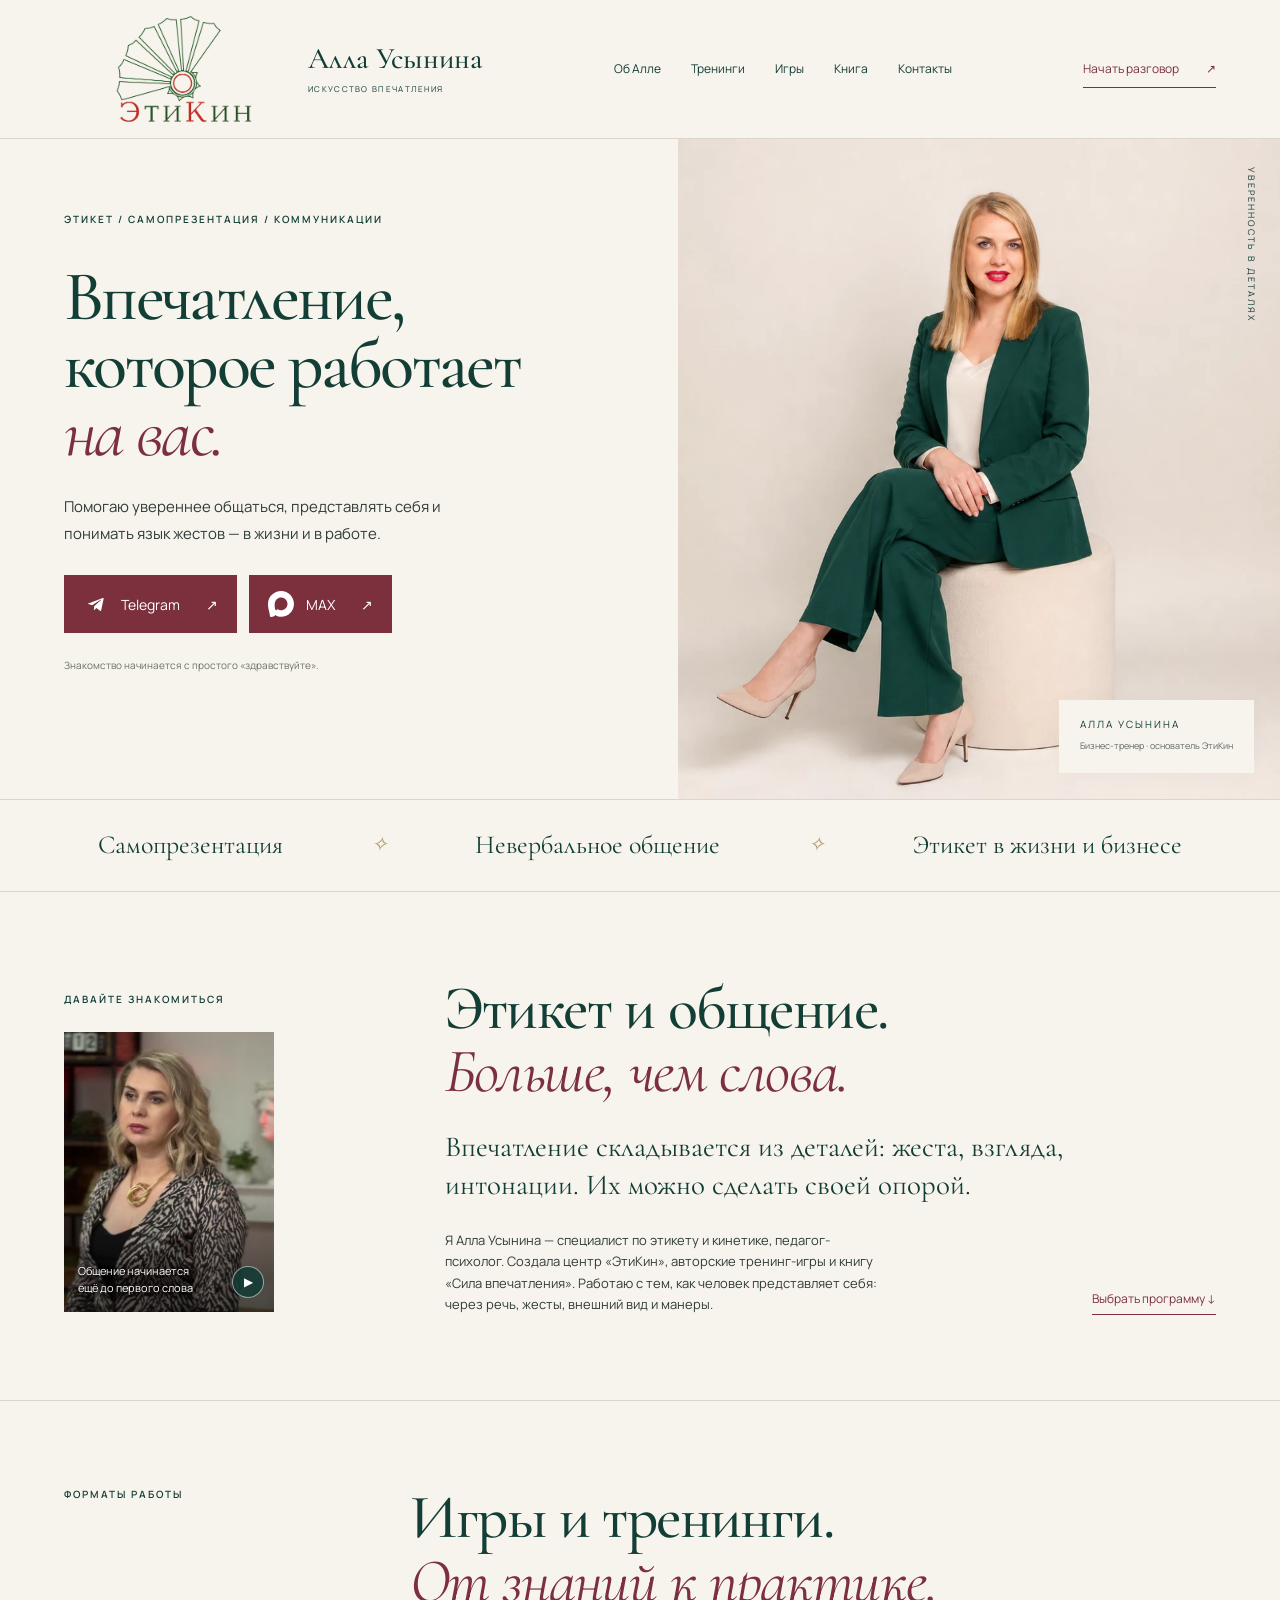
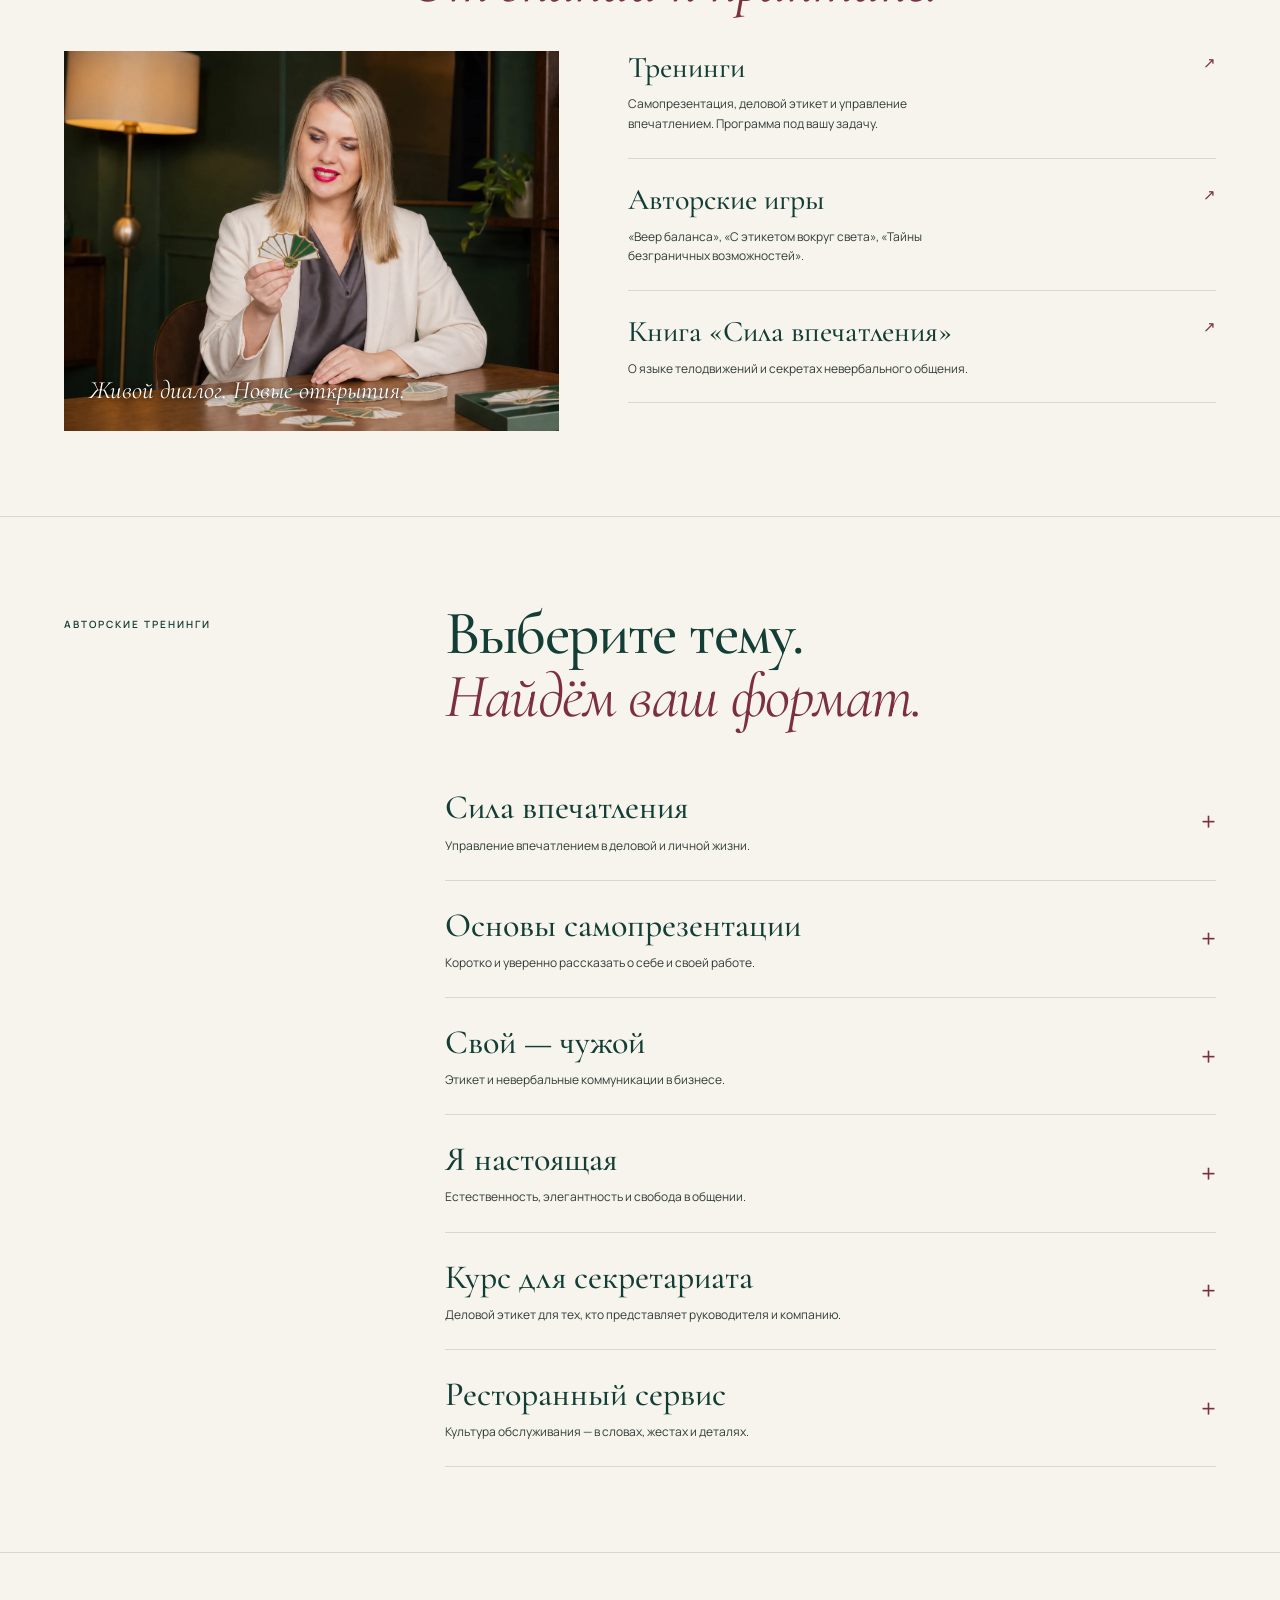
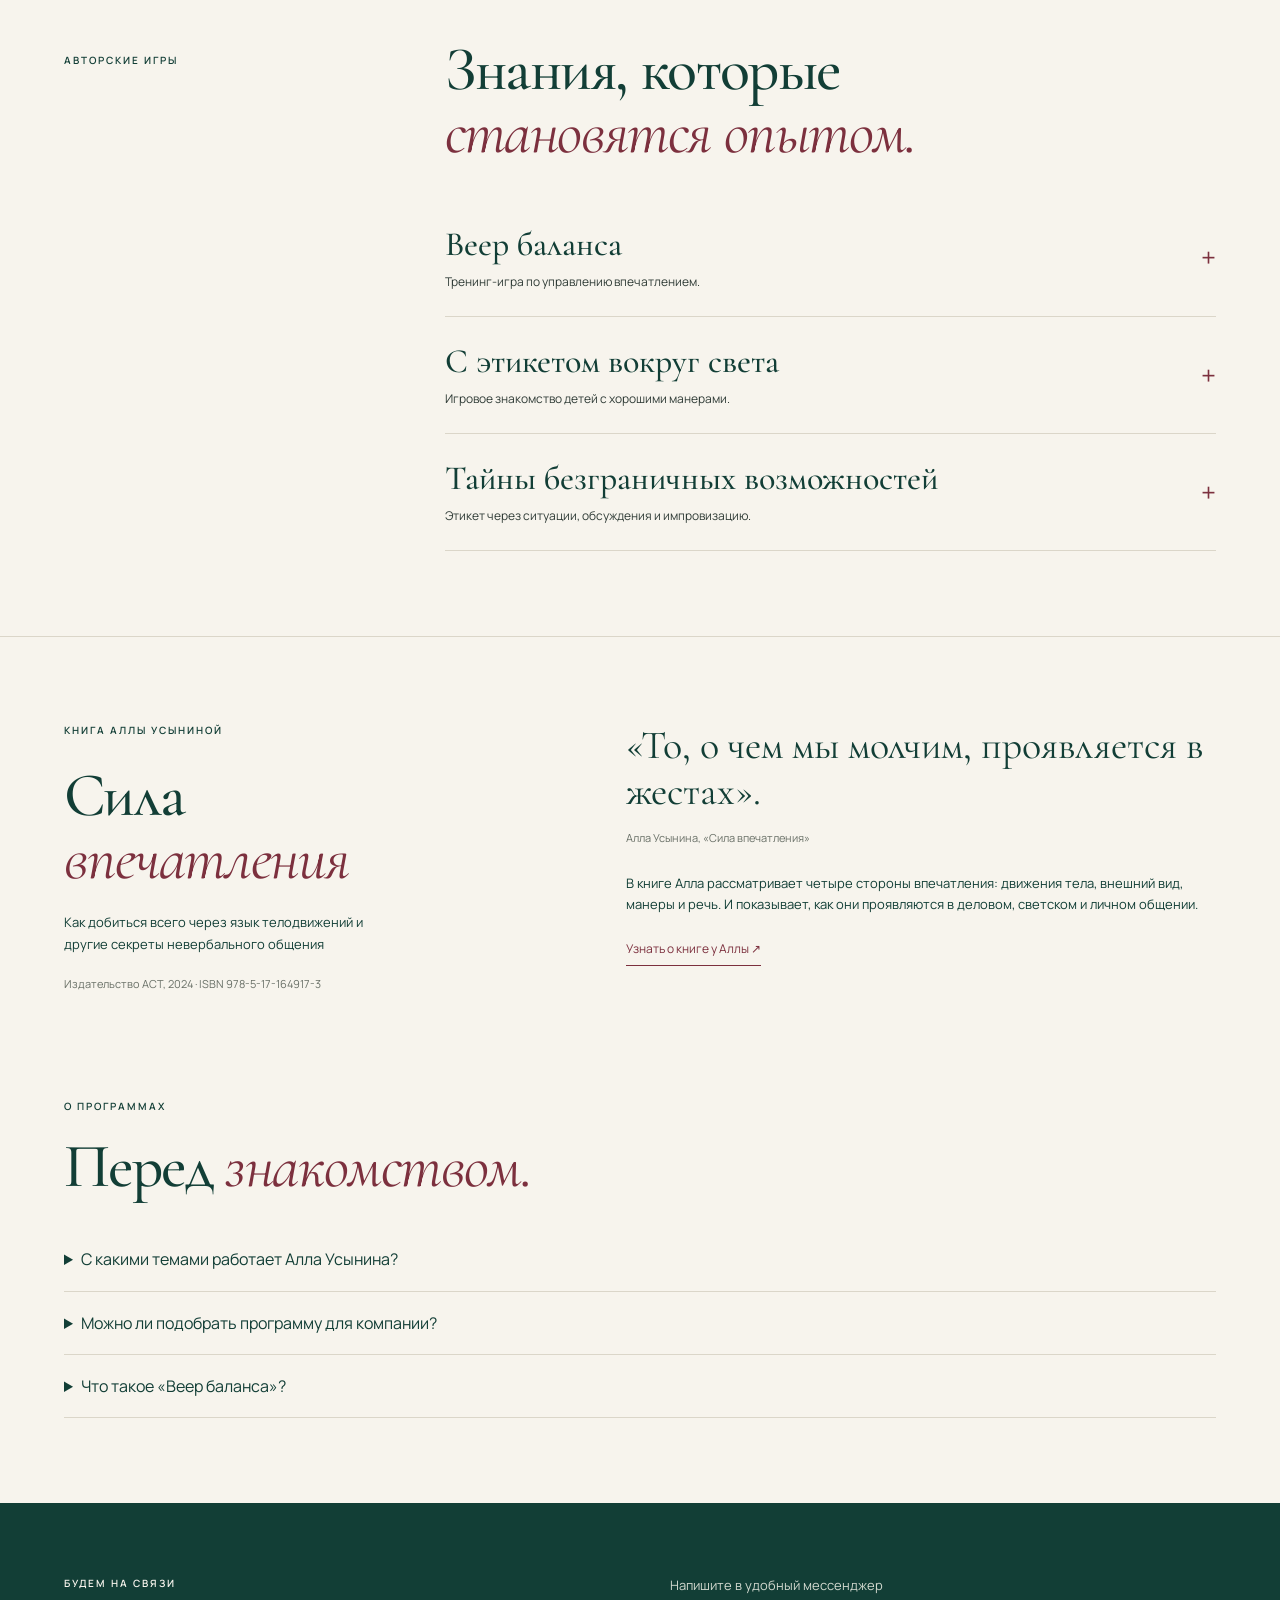
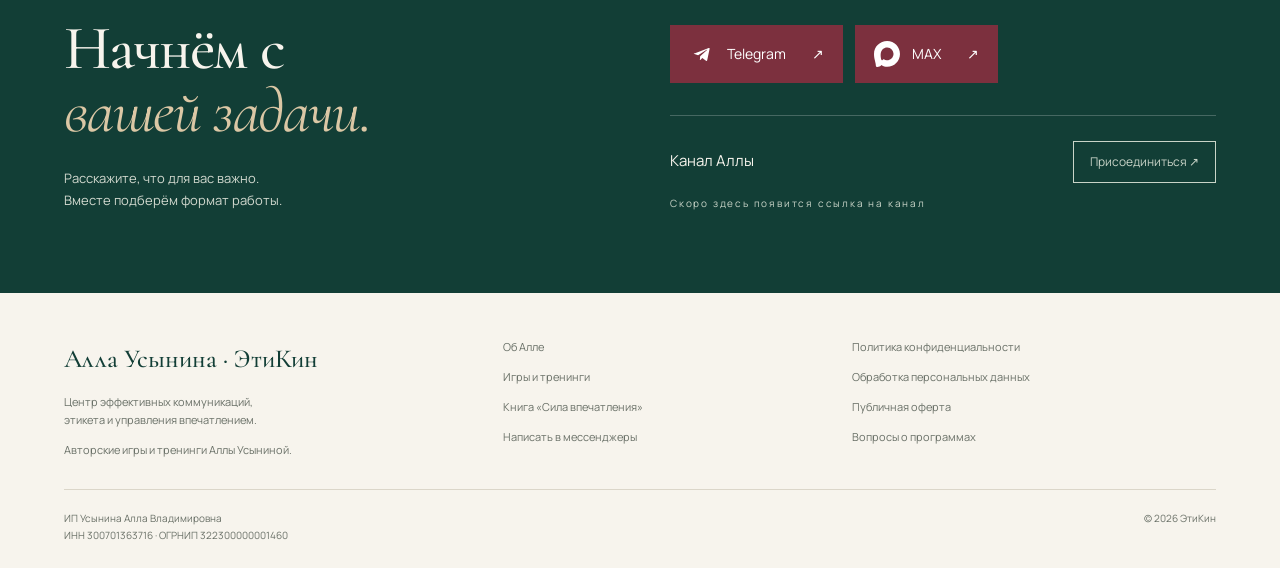
<file: index.html>
<!doctype html>
<html lang="ru"><head><meta charset="utf-8"><meta name="viewport" content="width=device-width,initial-scale=1"><title>Алла Усынина — этикет, самопрезентация и тренинги | ЭтиКин</title><meta name="description" content="Тренинги по этикету, самопрезентации и невербальному общению с Аллой Усыниной. Авторские игры и книга «Сила впечатления». Обсудите программу в Telegram или MAX."><meta name="theme-color" content="#123e36"><link rel="stylesheet" href="style.css?v=6"><link rel="icon" href="assets/etikin-logo.png?v=3" type="image/png"><link rel="canonical" href="https://kiri-diana-max.github.io/alla-etikin/"><meta name="robots" content="index,follow,max-image-preview:large"><meta property="og:type" content="website"><meta property="og:locale" content="ru_RU"><meta property="og:title" content="Алла Усынина — этикет, самопрезентация и тренинги | ЭтиКин"><meta property="og:description" content="Тренинги по этикету, самопрезентации и невербальному общению с Аллой Усыниной. Авторские игры и книга «Сила впечатления». Обсудите программу в Telegram или MAX."><meta property="og:url" content="https://kiri-diana-max.github.io/alla-etikin/"><meta property="og:image" content="https://kiri-diana-max.github.io/alla-etikin/assets/alla.webp"><meta name="twitter:card" content="summary_large_image"><script type="application/ld+json">{"@context": "https://schema.org", "@graph": [{"@type": "Person", "@id": "https://kiri-diana-max.github.io/alla-etikin/#alla", "name": "Алла Усынина", "jobTitle": "Бизнес-тренер, специалист по этикету и кинетике", "description": "Педагог-психолог, создатель центра «ЭтиКин», автор тренинг-игр и книги «Сила впечатления».", "knowsAbout": ["Этикет", "Самопрезентация", "Невербальные коммуникации", "Управление впечатлением"], "image": "https://kiri-diana-max.github.io/alla-etikin/assets/alla.webp", "url": "https://kiri-diana-max.github.io/alla-etikin/", "sameAs": ["https://t.me/Alla_etikin", "https://max.ru/u/f9LHodD0cOIBJWiWiJcePceQh9EwMKopaUROqwRnHMU4LTcneVL6uCC_mKE"], "worksFor": {"@id": "https://kiri-diana-max.github.io/alla-etikin/#etikin"}}, {"@type": "Organization", "@id": "https://kiri-diana-max.github.io/alla-etikin/#etikin", "name": "ЭтиКин", "legalName": "ИП Усынина Алла Владимировна", "taxID": "300701363716", "identifier": {"@type": "PropertyValue", "propertyID": "ОГРНИП", "value": "322300000001460"}, "description": "Центр эффективных коммуникаций, этикета и управления впечатлением", "url": "https://kiri-diana-max.github.io/alla-etikin/", "logo": "https://kiri-diana-max.github.io/alla-etikin/assets/etikin-logo-original.png", "founder": {"@id": "https://kiri-diana-max.github.io/alla-etikin/#alla"}}, {"@type": "WebSite", "@id": "https://kiri-diana-max.github.io/alla-etikin/#website", "name": "Алла Усынина · ЭтиКин", "url": "https://kiri-diana-max.github.io/alla-etikin/", "inLanguage": "ru", "publisher": {"@id": "https://kiri-diana-max.github.io/alla-etikin/#etikin"}}, {"@type": "WebPage", "@id": "https://kiri-diana-max.github.io/alla-etikin/#webpage", "url": "https://kiri-diana-max.github.io/alla-etikin/", "name": "Алла Усынина — этикет, самопрезентация и тренинги | ЭтиКин", "description": "Тренинги по этикету, самопрезентации и невербальному общению с Аллой Усыниной. Авторские игры и книга «Сила впечатления». Обсудите программу в Telegram или MAX.", "inLanguage": "ru", "isPartOf": {"@id": "https://kiri-diana-max.github.io/alla-etikin/#website"}, "about": [{"@id": "https://kiri-diana-max.github.io/alla-etikin/#alla"}, {"@id": "https://kiri-diana-max.github.io/alla-etikin/#etikin"}], "mentions": {"@id": "https://kiri-diana-max.github.io/alla-etikin/#book"}}, {"@type": "Book", "@id": "https://kiri-diana-max.github.io/alla-etikin/#book", "name": "Сила впечатления. Как добиться всего через язык телодвижений и другие секреты невербального общения", "author": {"@id": "https://kiri-diana-max.github.io/alla-etikin/#alla"}, "isbn": "978-5-17-164917-3", "datePublished": "2024", "inLanguage": "ru", "publisher": {"@type": "Organization", "name": "Издательство АСТ"}}, {"@type": "Service", "@id": "https://kiri-diana-max.github.io/alla-etikin/#impression", "name": "Сила впечатления", "serviceType": "Авторский тренинг", "description": "Управление впечатлением в деловой и личной жизни. Тренинг по мотивам одноимённой книги. Содержание адаптируется к аудитории и её задачам.", "provider": {"@id": "https://kiri-diana-max.github.io/alla-etikin/#alla"}, "url": "https://kiri-diana-max.github.io/alla-etikin/#impression"}, {"@type": "Service", "@id": "https://kiri-diana-max.github.io/alla-etikin/#presentation", "name": "Основы самопрезентации", "serviceType": "Авторский тренинг", "description": "Коротко и уверенно рассказать о себе и своей работе. Практика для тех, кому важно представлять себя на встречах, мероприятиях и в деловом общении.", "provider": {"@id": "https://kiri-diana-max.github.io/alla-etikin/#alla"}, "url": "https://kiri-diana-max.github.io/alla-etikin/#presentation"}, {"@type": "Service", "@id": "https://kiri-diana-max.github.io/alla-etikin/#business", "name": "Свой — чужой", "serviceType": "Авторский тренинг", "description": "Этикет и невербальные коммуникации в бизнесе. Программа складывается из базового блока по кинетике и дополнительных тем под задачи команды.", "provider": {"@id": "https://kiri-diana-max.github.io/alla-etikin/#alla"}, "url": "https://kiri-diana-max.github.io/alla-etikin/#business"}, {"@type": "Service", "@id": "https://kiri-diana-max.github.io/alla-etikin/#authentic", "name": "Я настоящая", "serviceType": "Авторский тренинг", "description": "Естественность, элегантность и свобода в общении. Авторский женский тренинг с практикой манер, общения и выразительных движений.", "provider": {"@id": "https://kiri-diana-max.github.io/alla-etikin/#alla"}, "url": "https://kiri-diana-max.github.io/alla-etikin/#authentic"}, {"@type": "Service", "@id": "https://kiri-diana-max.github.io/alla-etikin/#office", "name": "Курс для секретариата", "serviceType": "Авторский тренинг", "description": "Деловой этикет для тех, кто представляет руководителя и компанию. Для помощников руководителей, секретарей, персональных ассистентов и офис-менеджеров.", "provider": {"@id": "https://kiri-diana-max.github.io/alla-etikin/#alla"}, "url": "https://kiri-diana-max.github.io/alla-etikin/#office"}, {"@type": "Service", "@id": "https://kiri-diana-max.github.io/alla-etikin/#hospitality", "name": "Ресторанный сервис", "serviceType": "Авторский тренинг", "description": "Культура обслуживания — в словах, жестах и деталях. Практический тренинг для сотрудников ресторанов и кафе.", "provider": {"@id": "https://kiri-diana-max.github.io/alla-etikin/#alla"}, "url": "https://kiri-diana-max.github.io/alla-etikin/#hospitality"}]}</script></head>
<body><a class="skip" href="#main">К содержанию</a><header class="header"><a class="brand" href="#"><img class="brand-logo" src="assets/etikin-logo-original.png?v=4" alt="ЭтиКин — фирменный логотип" width="1200" height="630"><span>Алла Усынина<small>ИСКУССТВО ВПЕЧАТЛЕНИЯ</small></span></a><nav aria-label="Основная навигация"><a href="#about">Об Алле</a><a href="#programs">Тренинги</a><a href="#games">Игры</a><a href="#book">Книга</a><a href="#contact">Контакты</a></nav><a class="header-cta" href="https://t.me/Alla_etikin?text=%D0%94%D0%BE%D0%B1%D1%80%D1%8B%D0%B9%20%D0%B4%D0%B5%D0%BD%D1%8C%20%D1%8F%20%D1%81%20%D0%B2%D0%B0%D1%88%D0%B5%D0%B3%D0%BE%20%D1%81%D0%B0%D0%B9%D1%82%D0%B0%20%D0%B8%20%D1%85%D0%BE%D1%87%D1%83%20%D1%81%20%D0%B2%D0%B0%D0%BC%D0%B8%20%D0%BE%D0%B1%D1%81%D1%83%D0%B4%D0%B8%D1%82%D1%8C%20%D0%BF%D1%80%D0%BE%D0%B3%D1%80%D0%B0%D0%BC%D0%BC%D1%8B" target="_blank" rel="noopener">Начать разговор <span>↗</span></a></header>
<main id="main"><section class="hero"><div class="hero-copy"><p class="eyebrow">ЭТИКЕТ / САМОПРЕЗЕНТАЦИЯ / КОММУНИКАЦИИ</p><h1>Впечатление,<br>которое работает<br><em>на вас.</em></h1><p class="lead">Помогаю увереннее общаться, представлять себя и понимать язык жестов — в жизни и в работе.</p><div class="messenger-buttons"><a class="messenger-button" href="https://t.me/Alla_etikin?text=%D0%94%D0%BE%D0%B1%D1%80%D1%8B%D0%B9%20%D0%B4%D0%B5%D0%BD%D1%8C%20%D1%8F%20%D1%81%20%D0%B2%D0%B0%D1%88%D0%B5%D0%B3%D0%BE%20%D1%81%D0%B0%D0%B9%D1%82%D0%B0%20%D0%B8%20%D1%85%D0%BE%D1%87%D1%83%20%D1%81%20%D0%B2%D0%B0%D0%BC%D0%B8%20%D0%BE%D0%B1%D1%81%D1%83%D0%B4%D0%B8%D1%82%D1%8C%20%D0%BF%D1%80%D0%BE%D0%B3%D1%80%D0%B0%D0%BC%D0%BC%D1%8B" target="_blank" rel="noopener"><img src="assets/telegram-white.svg" width="30" height="30" alt="">Telegram <span aria-hidden="true">↗</span></a><button class="messenger-button" data-max aria-haspopup="dialog"><img src="assets/max-white.svg" width="30" height="30" alt="">MAX <span aria-hidden="true">↗</span></button></div><p class="hero-note">Знакомство начинается с простого «здравствуйте».</p></div><div class="portrait"><img src="assets/alla.webp" alt="Алла Усынина в малахитовом костюме" fetchpriority="high"><div class="portrait-caption"><span>АЛЛА УСЫНИНА</span><small>Бизнес-тренер · основатель ЭтиКин</small></div><span class="vertical-note">УВЕРЕННОСТЬ В ДЕТАЛЯХ</span></div></section>
<div class="topics"><span>Самопрезентация</span><i>✧</i><span>Невербальное общение</span><i>✧</i><span>Этикет в жизни и бизнесе</span></div>
<section class="about section" id="about"><div class="about-aside"><p class="eyebrow">ДАВАЙТЕ ЗНАКОМИТЬСЯ</p><figure class="motion-card"><video id="alla-motion" muted loop playsinline preload="none" poster="assets/alla-motion-poster.jpg" width="432" height="768" aria-label="Алла Усынина показывает жесты. Фрагмент без звука."><source data-src="assets/alla-motion.mp4" type="video/mp4"></video><figcaption>Общение начинается<br>ещё до первого слова</figcaption><button id="motion-toggle" type="button" aria-label="Воспроизвести видео" aria-pressed="false">▶</button></figure></div><div><h2>Этикет и общение.<br><em>Больше, чем слова.</em></h2><p class="large">Впечатление складывается из деталей: жеста, взгляда, интонации. Их можно сделать своей опорой.</p><div class="about-bottom"><p>Я Алла Усынина — специалист по этикету и кинетике, педагог-психолог. Создала центр «ЭтиКин», авторские тренинг-игры и книгу «Сила впечатления». Работаю с тем, как человек представляет себя: через речь, жесты, внешний вид и манеры.</p><a class="text-link" href="#programs">Выбрать программу ↓</a></div></div></section>
<section class="formats section" id="formats"><div class="section-top"><p class="eyebrow">ФОРМАТЫ РАБОТЫ</p><h2>Игры и тренинги.<br><em>От знаний к практике.</em></h2></div><div class="format-grid"><div class="game-photo"><img src="assets/games.webp" loading="lazy" alt="Алла с веерными карточками авторской игры"><span>Живой диалог. Новые открытия.</span></div><div class="format-list"><a href="#programs"><div><h3>Тренинги</h3><p>Самопрезентация, деловой этикет и управление впечатлением. Программа под вашу задачу.</p></div><span class="arrow">↗</span></a><a href="#games" id="games-link"><div><h3>Авторские игры</h3><p>«Веер баланса», «С этикетом вокруг света», «Тайны безграничных возможностей».</p></div><span class="arrow">↗</span></a><a href="#book"><div><h3>Книга «Сила впечатления»</h3><p>О языке телодвижений и секретах невербального общения.</p></div><span class="arrow">↗</span></a></div></div></section>
<section class="catalog section" id="programs"><div class="catalog-heading"><p class="eyebrow">АВТОРСКИЕ ТРЕНИНГИ</p><h2>Выберите тему.<br><em>Найдём ваш формат.</em></h2></div><div class="catalog-list"><details class="program" id="impression"><summary><span><strong>Сила впечатления</strong><small>Управление впечатлением в деловой и личной жизни.</small></span><span class="expand-mark" aria-hidden="true">+</span></summary><div class="program-body"><p class="program-meta">От 2 часов</p><p>Тренинг по мотивам одноимённой книги. Содержание адаптируется к аудитории и её задачам.</p><ul><li>Как выбирать поведение под ситуацию и цель общения.</li><li>Самоощущение, самопрезентация и невербальный образ.</li><li>Ролевые упражнения и рекомендации под запрос участников.</li></ul><a class="text-link" href="#contact">Обсудить с Аллой ↗</a></div></details><details class="program" id="presentation"><summary><span><strong>Основы самопрезентации</strong><small>Коротко и уверенно рассказать о себе и своей работе.</small></span><span class="expand-mark" aria-hidden="true">+</span></summary><div class="program-body"><p class="program-meta">Мастер-класс · 2 дня</p><p>Практика для тех, кому важно представлять себя на встречах, мероприятиях и в деловом общении.</p><ul><li>Лифтовая презентация: рассказ о себе за 30–60 секунд.</li><li>Структура выступления и приёмы, которые помогают запомниться.</li><li>Речь и язык тела во время знакомства.</li></ul><a class="text-link" href="#contact">Обсудить с Аллой ↗</a></div></details><details class="program" id="business"><summary><span><strong>Свой — чужой</strong><small>Этикет и невербальные коммуникации в бизнесе.</small></span><span class="expand-mark" aria-hidden="true">+</span></summary><div class="program-body"><p class="program-meta">Отдельные блоки от 2 часов · полная программа 1–2 дня</p><p>Программа складывается из базового блока по кинетике и дополнительных тем под задачи команды.</p><ul><li>Жесты, осанка, походка и положение тела в переговорах.</li><li>Деловой и цифровой этикет: встречи, переписка и видеозвонки.</li><li>Светское общение и деловые встречи за столом.</li></ul><a class="text-link" href="#contact">Обсудить с Аллой ↗</a></div></details><details class="program" id="authentic"><summary><span><strong>Я настоящая</strong><small>Естественность, элегантность и свобода в общении.</small></span><span class="expand-mark" aria-hidden="true">+</span></summary><div class="program-body"><p class="program-meta">От 2 часов до 2 дней</p><p>Авторский женский тренинг с практикой манер, общения и выразительных движений.</p><ul><li>Привычки и движения, которые формируют образ.</li><li>Комплименты и искусство непринуждённого разговора.</li><li>Столовый этикет и поведение в светской обстановке.</li></ul><a class="text-link" href="#contact">Обсудить с Аллой ↗</a></div></details><details class="program" id="office"><summary><span><strong>Курс для секретариата</strong><small>Деловой этикет для тех, кто представляет руководителя и компанию.</small></span><span class="expand-mark" aria-hidden="true">+</span></summary><div class="program-body"><p class="program-meta">Мастер-класс · 2 дня</p><p>Для помощников руководителей, секретарей, персональных ассистентов и офис-менеджеров.</p><ul><li>Встреча гостей и организация приёмной.</li><li>Взаимодействие с руководителем, коллегами и посетителями.</li><li>Кинетика секретаря и организация рабочего пространства.</li></ul><a class="text-link" href="#contact">Обсудить с Аллой ↗</a></div></details><details class="program" id="hospitality"><summary><span><strong>Ресторанный сервис</strong><small>Культура обслуживания — в словах, жестах и деталях.</small></span><span class="expand-mark" aria-hidden="true">+</span></summary><div class="program-body"><p class="program-meta">От 4 часов</p><p>Практический тренинг для сотрудников ресторанов и кафе.</p><ul><li>Встреча гостя, язык общения и индивидуальный подход.</li><li>Сервировка и работа с предметами за столом.</li><li>Невербальное общение персонала и сложные ситуации.</li></ul><a class="text-link" href="#contact">Обсудить с Аллой ↗</a></div></details></div></section><section class="catalog section" id="games"><div class="catalog-heading"><p class="eyebrow">АВТОРСКИЕ ИГРЫ</p><h2>Знания, которые<br><em>становятся опытом.</em></h2></div><div class="catalog-list"><details class="program" id="balance"><summary><span><strong>Веер баланса</strong><small>Тренинг-игра по управлению впечатлением.</small></span><span class="expand-mark" aria-hidden="true">+</span></summary><div class="program-body"><p class="program-meta">От 90 минут · 2–50 участников</p><p>Помогает заметить свои привычки в общении и определить, какие навыки хочется развивать.</p><ul><li>Четыре стороны впечатления: внешний вид, речь, кинетика и манеры.</li><li>Ситуации из деловой, светской и личной жизни.</li><li>Вопросы, кейсы, взаимодействие и разбор жестов.</li></ul><a class="text-link" href="#contact">Обсудить с Аллой ↗</a></div></details><details class="program" id="world"><summary><span><strong>С этикетом вокруг света</strong><small>Игровое знакомство детей с хорошими манерами.</small></span><span class="expand-mark" aria-hidden="true">+</span></summary><div class="program-body"><p class="program-meta">6–14 лет · 60–120 минут</p><p>Для семейного досуга, школ и образовательных центров. Возможен формат последовательных занятий.</p><ul><li>Столовый, гостевой, подарочный и цифровой этикет.</li><li>Знакомство, диалог, уважение и личные границы.</li><li>Командные задания в формате путешествия.</li></ul><a class="text-link" href="#contact">Обсудить с Аллой ↗</a></div></details><details class="program" id="possibilities"><summary><span><strong>Тайны безграничных возможностей</strong><small>Этикет через ситуации, обсуждения и импровизацию.</small></span><span class="expand-mark" aria-hidden="true">+</span></summary><div class="program-body"><p class="program-meta">14+ · 2–3 часа · 3–50 участников</p><p>Подходит для команд, образовательных программ и встреч в компании.</p><ul><li>Деловой, светский, столовый и цифровой этикет.</li><li>Вопросы разной сложности и неожиданные ситуации.</li><li>Обмен опытом и обсуждение решений с ведущим.</li></ul><a class="text-link" href="#contact">Обсудить с Аллой ↗</a></div></details></div></section><section class="book-section section" id="book"><div><p class="eyebrow">КНИГА АЛЛЫ УСЫНИНОЙ</p><h2>Сила<br><em>впечатления</em></h2><p class="book-subtitle">Как добиться всего через язык телодвижений и другие секреты невербального общения</p><p class="book-meta">Издательство АСТ, 2024 · ISBN 978-5-17-164917-3</p></div><div><blockquote>«То, о чем мы молчим, проявляется в жестах».</blockquote><p class="quote-source">Алла Усынина, «Сила впечатления»</p><p>В книге Алла рассматривает четыре стороны впечатления: движения тела, внешний вид, манеры и речь. И показывает, как они проявляются в деловом, светском и личном общении.</p><a class="text-link" href="#contact">Узнать о книге у Аллы ↗</a></div></section><section class="faq section" id="questions"><p class="eyebrow">О ПРОГРАММАХ</p><h2>Перед <em>знакомством.</em></h2><details><summary>С какими темами работает Алла Усынина?</summary><p>Этикет, самопрезентация, невербальные коммуникации и управление впечатлением. Форматы работы — тренинги и авторские игры.</p></details><details><summary>Можно ли подобрать программу для компании?</summary><p>Да. Алла разрабатывает индивидуальные тренинги с учётом задач и специфики компании. Обсудить программу можно в Telegram или MAX.</p></details><details><summary>Что такое «Веер баланса»?</summary><p>«Веер баланса» — авторская тренинг-игра Аллы Усыниной по управлению впечатлением.</p></details></section><section class="contact" id="contact"><div><p class="eyebrow">БУДЕМ НА СВЯЗИ</p><h2>Начнём с<br><em>вашей задачи.</em></h2><p>Расскажите, что для вас важно.<br>Вместе подберём формат работы.</p></div><div class="contact-links"><p class="contact-intro">Напишите в удобный мессенджер</p><div class="messenger-buttons"><a class="messenger-button" href="https://t.me/Alla_etikin?text=%D0%94%D0%BE%D0%B1%D1%80%D1%8B%D0%B9%20%D0%B4%D0%B5%D0%BD%D1%8C%20%D1%8F%20%D1%81%20%D0%B2%D0%B0%D1%88%D0%B5%D0%B3%D0%BE%20%D1%81%D0%B0%D0%B9%D1%82%D0%B0%20%D0%B8%20%D1%85%D0%BE%D1%87%D1%83%20%D1%81%20%D0%B2%D0%B0%D0%BC%D0%B8%20%D0%BE%D0%B1%D1%81%D1%83%D0%B4%D0%B8%D1%82%D1%8C%20%D0%BF%D1%80%D0%BE%D0%B3%D1%80%D0%B0%D0%BC%D0%BC%D1%8B" target="_blank" rel="noopener"><img src="assets/telegram-white.svg" width="30" height="30" alt="">Telegram <span aria-hidden="true">↗</span></a><button class="messenger-button" data-max aria-haspopup="dialog"><img src="assets/max-white.svg" width="30" height="30" alt="">MAX <span aria-hidden="true">↗</span></button></div><div class="channel-placeholder"><span>Канал Аллы</span><button type="button" disabled aria-describedby="channel-note">Присоединиться ↗</button><small id="channel-note">Скоро здесь появится ссылка на канал</small></div></div></section></main>
<footer class="site-footer"><div class="footer-main"><div><a class="footer-brand" href="#">Алла Усынина · ЭтиКин</a><p>Центр эффективных коммуникаций,<br>этикета и управления впечатлением.</p><p>Авторские игры и тренинги Аллы Усыниной.</p></div><nav aria-label="Навигация в подвале"><a href="#about">Об Алле</a><a href="#formats">Игры и тренинги</a><a href="#book">Книга «Сила впечатления»</a><a href="#contact">Написать в мессенджеры</a></nav><nav aria-label="Документы"><a href="privacy.html">Политика конфиденциальности</a><a href="consent.html">Обработка персональных данных</a><a href="offer.html">Публичная оферта</a><a href="#questions">Вопросы о программах</a></nav></div><div class="footer-legal"><p>ИП Усынина Алла Владимировна<br>ИНН 300701363716 · ОГРНИП 322300000001460</p><p>© 2026 ЭтиКин</p></div></footer>
<dialog id="max-dialog" aria-labelledby="max-title"><button class="close" aria-label="Закрыть">×</button><p class="eyebrow">НАПИСАТЬ АЛЛЕ</p><h2 id="max-title">Обсудим в MAX</h2><p>Заготовка первого сообщения — скопируйте и вставьте её в чат.</p><blockquote class="message-draft" id="message-draft">Добрый день я с вашего сайта и хочу с вами обсудить программы</blockquote><button class="button" id="copy-message">Скопировать текст</button><a class="button max-open" href="https://max.ru/u/f9LHodD0cOIBJWiWiJcePceQh9EwMKopaUROqwRnHMU4LTcneVL6uCC_mKE" target="_blank" rel="noopener">Открыть MAX ↗</a><p class="status" aria-live="polite"></p></dialog><script src="script.js?v=5"></script></body></html>
</file>
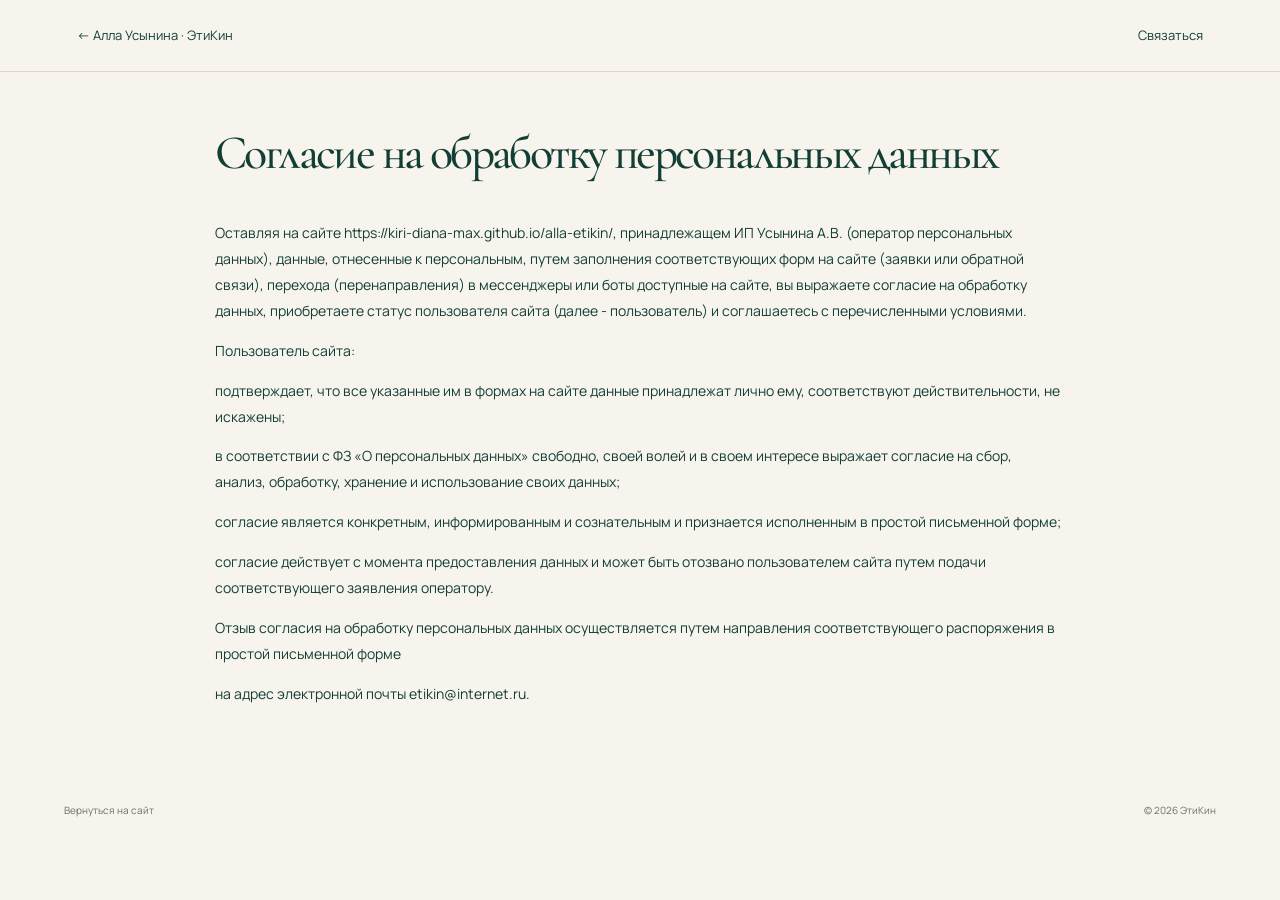
<file: consent.html>
<!doctype html><html lang="ru"><head><meta charset="utf-8"><meta name="viewport" content="width=device-width,initial-scale=1"><title>Согласие на обработку персональных данных · Алла Усынина</title><link rel="stylesheet" href="style.css?v=6"><link rel="canonical" href="https://kiri-diana-max.github.io/alla-etikin/consent.html"><meta name="robots" content="noindex,follow"></head><body><header class="document-header"><a href="index.html">← Алла Усынина · ЭтиКин</a><a href="index.html#contact">Связаться</a></header><main class="document"><h1>Согласие на обработку персональных данных</h1><p>Оставляя на сайте https://kiri-diana-max.github.io/alla-etikin/, принадлежащем ИП Усынина А.В. (оператор персональных данных), данные, отнесенные к персональным, путем заполнения соответствующих форм на сайте (заявки или обратной связи), перехода (перенаправления) в мессенджеры или боты доступные на сайте, вы выражаете согласие на обработку данных, приобретаете статус пользователя сайта (далее - пользователь) и соглашаетесь с перечисленными условиями.</p><p>Пользователь сайта:</p><p>подтверждает, что все указанные им в формах на сайте данные принадлежат лично ему, соответствуют действительности, не искажены;</p><p>в соответствии с ФЗ «О персональных данных» свободно, своей волей и в своем интересе выражает согласие на сбор, анализ, обработку, хранение и использование своих данных;</p><p>согласие является конкретным, информированным и сознательным и признается исполненным в простой письменной форме;</p><p>согласие действует с момента предоставления данных и может быть отозвано пользователем сайта путем подачи соответствующего заявления оператору.</p><p>Отзыв согласия на обработку персональных данных осуществляется путем направления соответствующего распоряжения в простой письменной форме</p><p>на адрес электронной почты etikin@internet.ru.</p></main><footer><a href="index.html">Вернуться на сайт</a><span>© 2026 ЭтиКин</span></footer></body></html>
</file>
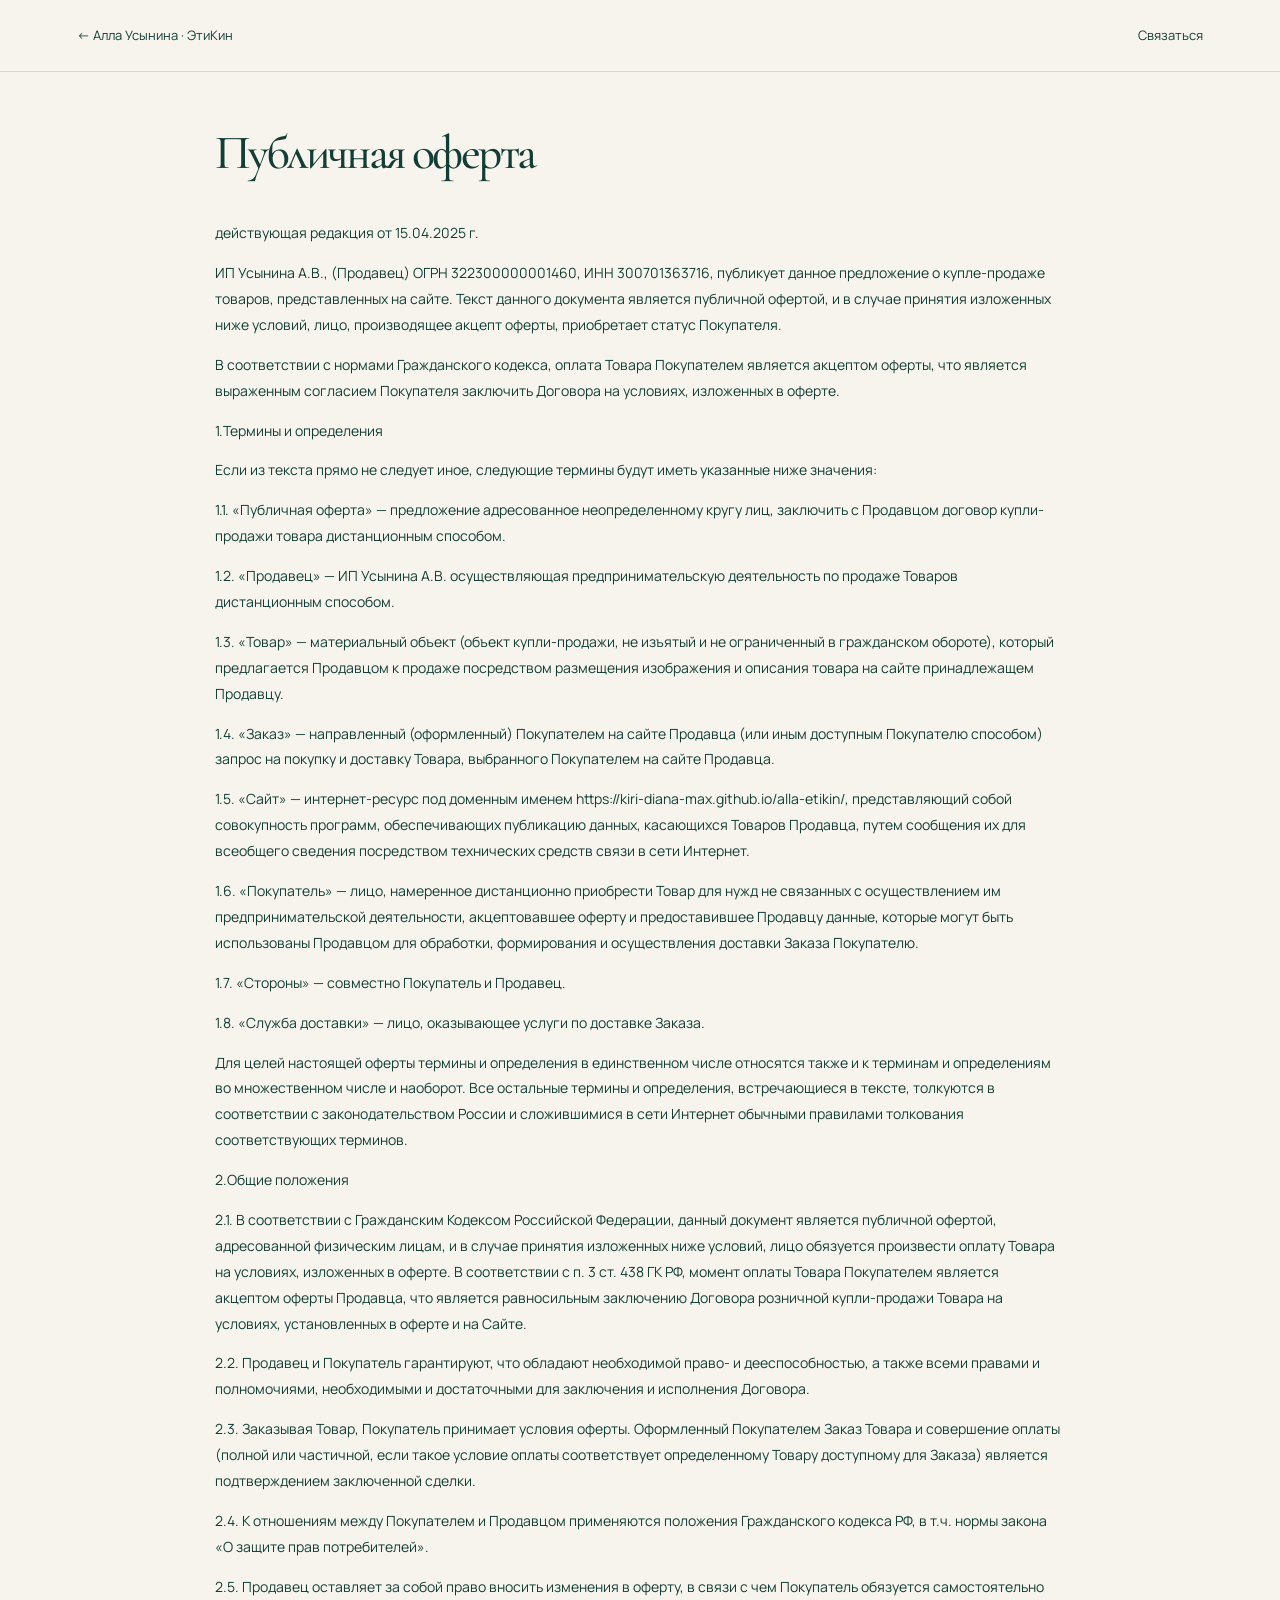
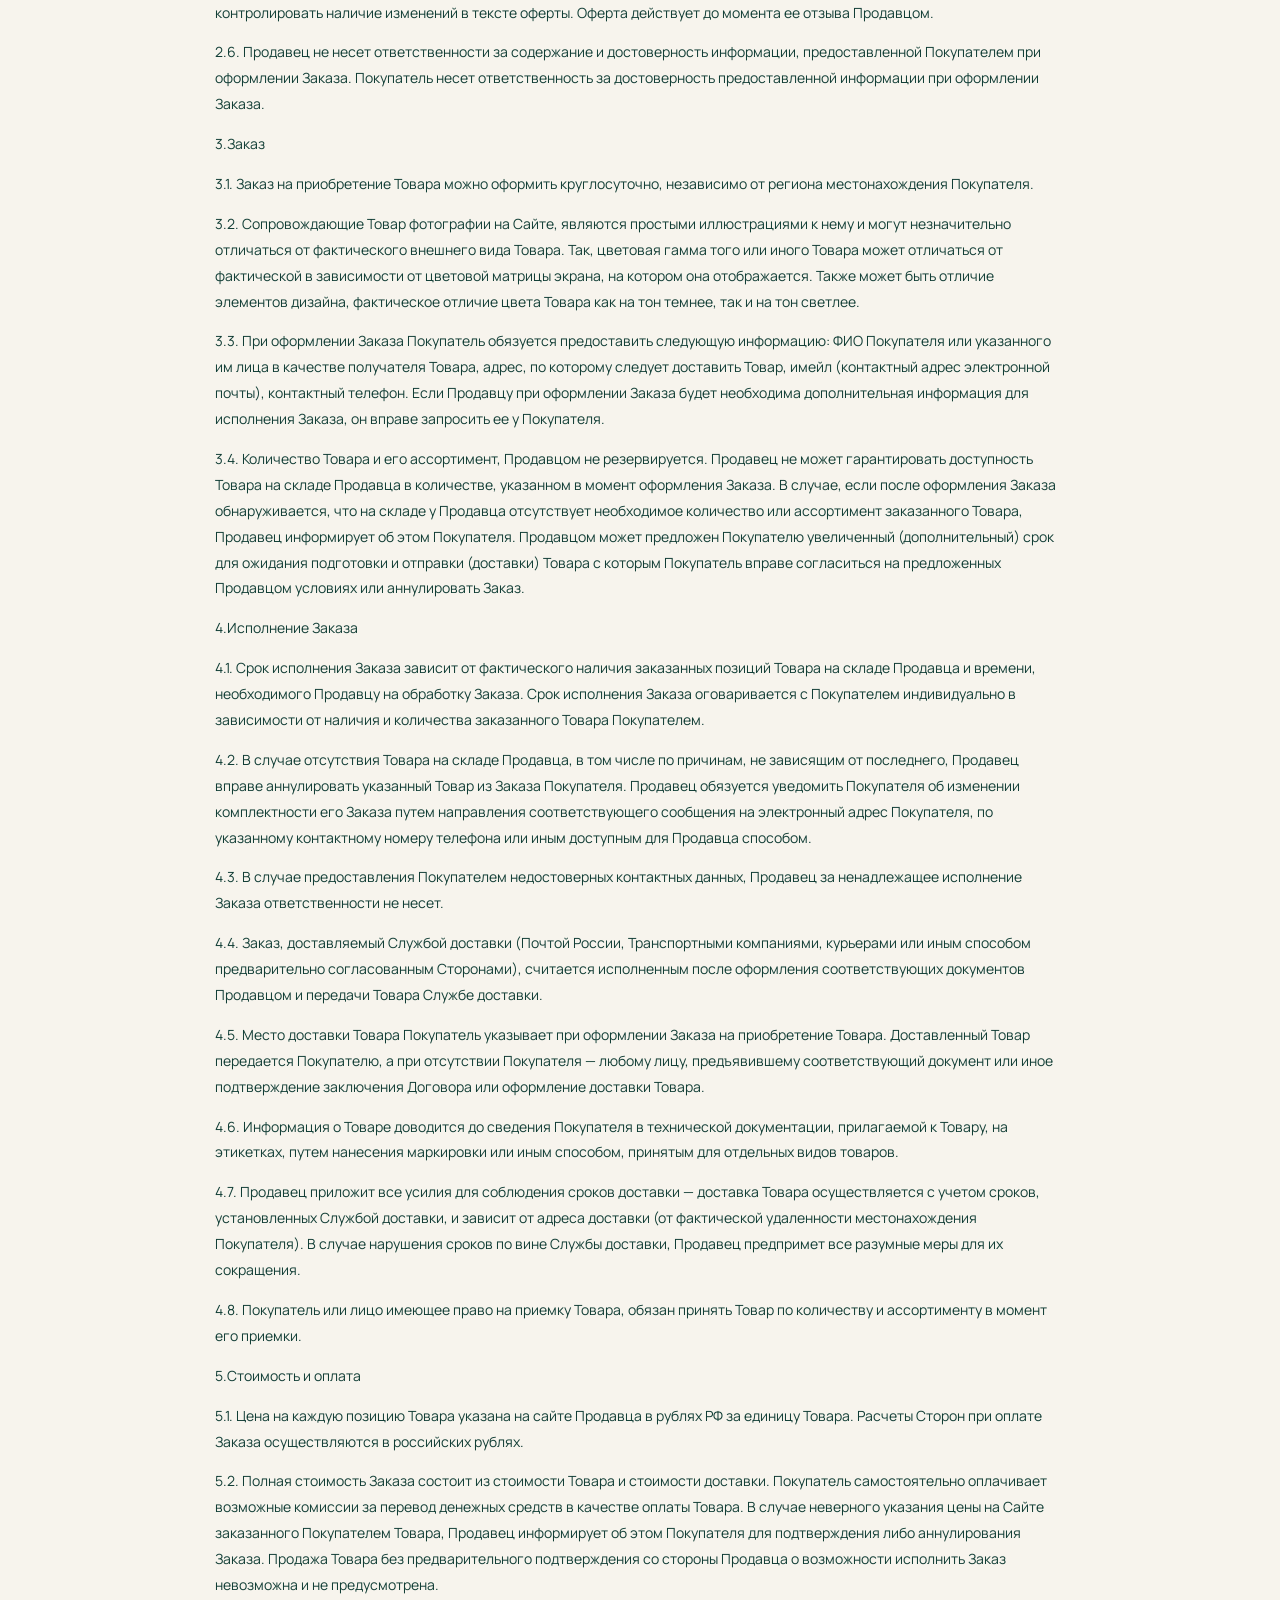
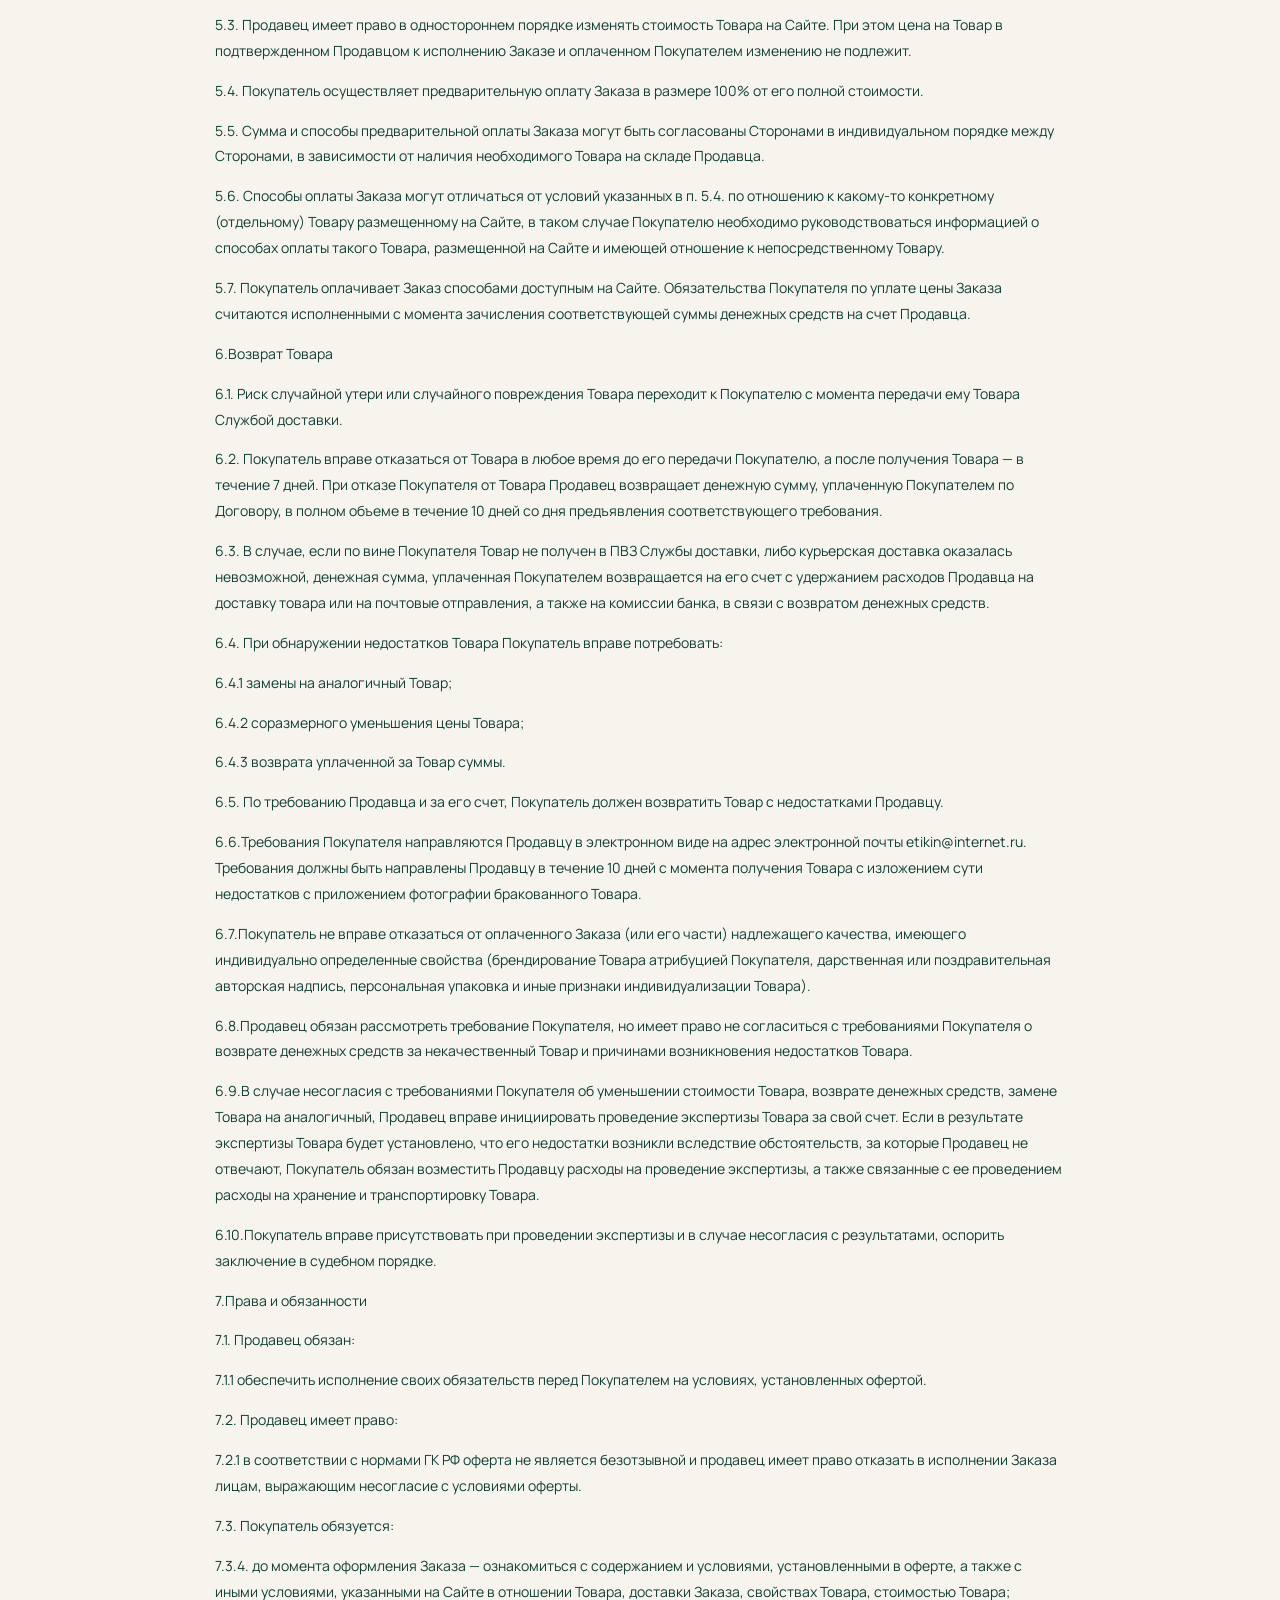
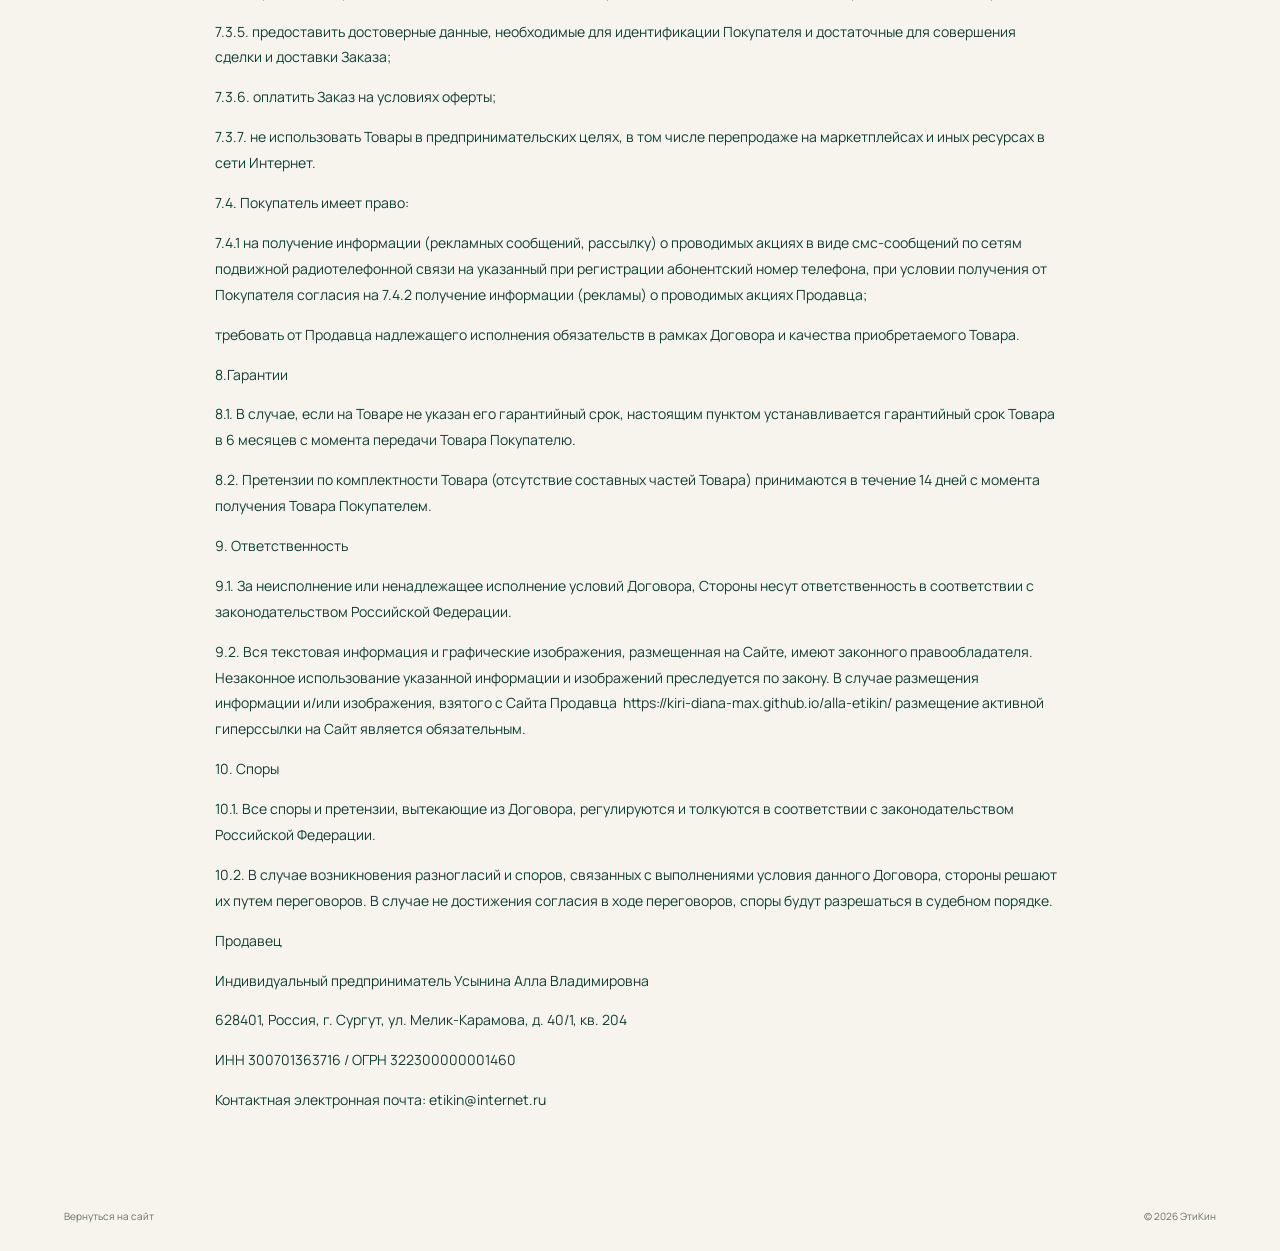
<file: offer.html>
<!doctype html><html lang="ru"><head><meta charset="utf-8"><meta name="viewport" content="width=device-width,initial-scale=1"><title>Публичная оферта · Алла Усынина</title><link rel="stylesheet" href="style.css?v=6"><link rel="canonical" href="https://kiri-diana-max.github.io/alla-etikin/offer.html"><meta name="robots" content="noindex,follow"></head><body><header class="document-header"><a href="index.html">← Алла Усынина · ЭтиКин</a><a href="index.html#contact">Связаться</a></header><main class="document"><h1>Публичная оферта</h1><p>действующая редакция от 15.04.2025 г.</p><p>ИП Усынина А.В., (Продавец) ОГРН 322300000001460, ИНН 300701363716, публикует данное предложение о купле-продаже товаров, представленных на сайте. Текст данного документа является публичной офертой, и в случае принятия изложенных ниже условий, лицо, производящее акцепт оферты, приобретает статус Покупателя.</p><p>В соответствии с нормами Гражданского кодекса, оплата Товара Покупателем является акцептом оферты, что является выраженным согласием Покупателя заключить Договора на условиях, изложенных в оферте.</p><p>1.Термины и определения</p><p>Если из текста прямо не следует иное, следующие термины будут иметь указанные ниже значения:</p><p>1.1. «Публичная оферта» — предложение адресованное неопределенному кругу лиц, заключить с Продавцом договор купли-продажи товара дистанционным способом.</p><p>1.2. «Продавец» — ИП Усынина А.В. осуществляющая предпринимательскую деятельность по продаже Товаров дистанционным способом.</p><p>1.3. «Товар» — материальный объект (объект купли-продажи, не изъятый и не ограниченный в гражданском обороте), который предлагается Продавцом к продаже посредством размещения изображения и описания товара на сайте принадлежащем Продавцу.</p><p>1.4. «Заказ» — направленный (оформленный) Покупателем на сайте Продавца (или иным доступным Покупателю способом) запрос на покупку и доставку Товара, выбранного Покупателем на сайте Продавца.</p><p>1.5. «Сайт» — интернет-ресурс под доменным именем https://kiri-diana-max.github.io/alla-etikin/, представляющий собой совокупность программ, обеспечивающих публикацию данных, касающихся Товаров Продавца, путем сообщения их для всеобщего сведения посредством технических средств связи в сети Интернет.</p><p>1.6. «Покупатель» — лицо, намеренное дистанционно приобрести Товар для нужд не связанных с осуществлением им предпринимательской деятельности, акцептовавшее оферту и предоставившее Продавцу данные, которые могут быть использованы Продавцом для обработки, формирования и осуществления доставки Заказа Покупателю.</p><p>1.7. «Стороны» — совместно Покупатель и Продавец.</p><p>1.8. «Служба доставки» — лицо, оказывающее услуги по доставке Заказа.</p><p>Для целей настоящей оферты термины и определения в единственном числе относятся также и к терминам и определениям во множественном числе и наоборот. Все остальные термины и определения, встречающиеся в тексте, толкуются в соответствии с законодательством России и сложившимися в сети Интернет обычными правилами толкования соответствующих терминов.</p><p>2.Общие положения</p><p>2.1. В соответствии с Гражданским Кодексом Российской Федерации, данный документ является публичной офертой, адресованной физическим лицам, и в случае принятия изложенных ниже условий, лицо обязуется произвести оплату Товара на условиях, изложенных в оферте. В соответствии с п. 3 ст. 438 ГК РФ, момент оплаты Товара Покупателем является акцептом оферты Продавца, что является равносильным заключению Договора розничной купли-продажи Товара на условиях, установленных в оферте и на Сайте.</p><p>2.2. Продавец и Покупатель гарантируют, что обладают необходимой право- и дееспособностью, а также всеми правами и полномочиями, необходимыми и достаточными для заключения и исполнения Договора.</p><p>2.3. Заказывая Товар, Покупатель принимает условия оферты. Оформленный Покупателем Заказ Товара и совершение оплаты (полной или частичной, если такое условие оплаты соответствует определенному Товару доступному для Заказа) является подтверждением заключенной сделки.</p><p>2.4. К отношениям между Покупателем и Продавцом применяются положения Гражданского кодекса РФ, в т.ч. нормы закона «О защите прав потребителей».</p><p>2.5. Продавец оставляет за собой право вносить изменения в оферту, в связи с чем Покупатель обязуется самостоятельно контролировать наличие изменений в тексте оферты. Оферта действует до момента ее отзыва Продавцом.</p><p>2.6. Продавец не несет ответственности за содержание и достоверность информации, предоставленной Покупателем при оформлении Заказа. Покупатель несет ответственность за достоверность предоставленной информации при оформлении Заказа.</p><p>3.Заказ</p><p>3.1. Заказ на приобретение Товара можно оформить круглосуточно, независимо от региона местонахождения Покупателя.</p><p>3.2. Сопровождающие Товар фотографии на Сайте, являются простыми иллюстрациями к нему и могут незначительно отличаться от фактического внешнего вида Товара. Так, цветовая гамма того или иного Товара может отличаться от фактической в зависимости от цветовой матрицы экрана, на котором она отображается. Также может быть отличие элементов дизайна, фактическое отличие цвета Товара как на тон темнее, так и на тон светлее.</p><p>3.3. При оформлении Заказа Покупатель обязуется предоставить следующую информацию: ФИО Покупателя или указанного им лица в качестве получателя Товара, адрес, по которому следует доставить Товар, имейл (контактный адрес электронной почты), контактный телефон. Если Продавцу при оформлении Заказа будет необходима дополнительная информация для исполнения Заказа, он вправе запросить ее у Покупателя.</p><p>3.4. Количество Товара и его ассортимент, Продавцом не резервируется. Продавец не может гарантировать доступность Товара на складе Продавца в количестве, указанном в момент оформления Заказа. В случае, если после оформления Заказа обнаруживается, что на складе у Продавца отсутствует необходимое количество или ассортимент заказанного Товара, Продавец информирует об этом Покупателя. Продавцом может предложен Покупателю увеличенный (дополнительный) срок для ожидания подготовки и отправки (доставки) Товара с которым Покупатель вправе согласиться на предложенных Продавцом условиях или аннулировать Заказ.</p><p>4.Исполнение Заказа</p><p>4.1. Срок исполнения Заказа зависит от фактического наличия заказанных позиций Товара на складе Продавца и времени, необходимого Продавцу на обработку Заказа. Срок исполнения Заказа оговаривается с Покупателем индивидуально в зависимости от наличия и количества заказанного Товара Покупателем.</p><p>4.2. В случае отсутствия Товара на складе Продавца, в том числе по причинам, не зависящим от последнего, Продавец вправе аннулировать указанный Товар из Заказа Покупателя. Продавец обязуется уведомить Покупателя об изменении комплектности его Заказа путем направления соответствующего сообщения на электронный адрес Покупателя, по указанному контактному номеру телефона или иным доступным для Продавца способом.</p><p>4.3. В случае предоставления Покупателем недостоверных контактных данных, Продавец за ненадлежащее исполнение Заказа ответственности не несет.</p><p>4.4. Заказ, доставляемый Службой доставки (Почтой России, Транспортными компаниями, курьерами или иным способом предварительно согласованным Сторонами), считается исполненным после оформления соответствующих документов Продавцом и передачи Товара Службе доставки.</p><p>4.5. Место доставки Товара Покупатель указывает при оформлении Заказа на приобретение Товара. Доставленный Товар передается Покупателю, а при отсутствии Покупателя — любому лицу, предъявившему соответствующий документ или иное подтверждение заключения Договора или оформление доставки Товара.</p><p>4.6. Информация о Товаре доводится до сведения Покупателя в технической документации, прилагаемой к Товару, на этикетках, путем нанесения маркировки или иным способом, принятым для отдельных видов товаров.</p><p>4.7. Продавец приложит все усилия для соблюдения сроков доставки — доставка Товара осуществляется с учетом сроков, установленных Службой доставки, и зависит от адреса доставки (от фактической удаленности местонахождения Покупателя). В случае нарушения сроков по вине Службы доставки, Продавец предпримет все разумные меры для их сокращения.</p><p>4.8. Покупатель или лицо имеющее право на приемку Товара, обязан принять Товар по количеству и ассортименту в момент его приемки.</p><p>5.Стоимость и оплата</p><p>5.1. Цена на каждую позицию Товара указана на сайте Продавца в рублях РФ за единицу Товара. Расчеты Сторон при оплате Заказа осуществляются в российских рублях.</p><p>5.2. Полная стоимость Заказа состоит из стоимости Товара и стоимости доставки. Покупатель самостоятельно оплачивает возможные комиссии за перевод денежных средств в качестве оплаты Товара. В случае неверного указания цены на Сайте заказанного Покупателем Товара, Продавец информирует об этом Покупателя для подтверждения либо аннулирования Заказа. Продажа Товара без предварительного подтверждения со стороны Продавца о возможности исполнить Заказ невозможна и не предусмотрена.</p><p>5.3. Продавец имеет право в одностороннем порядке изменять стоимость Товара на Сайте. При этом цена на Товар в подтвержденном Продавцом к исполнению Заказе и оплаченном Покупателем изменению не подлежит.</p><p>5.4. Покупатель осуществляет предварительную оплату Заказа в размере 100% от его полной стоимости.</p><p>5.5. Сумма и способы предварительной оплаты Заказа могут быть согласованы Сторонами в индивидуальном порядке между Сторонами, в зависимости от наличия необходимого Товара на складе Продавца.</p><p>5.6. Способы оплаты Заказа могут отличаться от условий указанных в п. 5.4. по отношению к какому-то конкретному (отдельному) Товару размещенному на Сайте, в таком случае Покупателю необходимо руководствоваться информацией о способах оплаты такого Товара, размещенной на Сайте и имеющей отношение к непосредственному Товару.</p><p>5.7. Покупатель оплачивает Заказ способами доступным на Сайте. Обязательства Покупателя по уплате цены Заказа считаются исполненными с момента зачисления соответствующей суммы денежных средств на счет Продавца.</p><p>6.Возврат Товара</p><p>6.1. Риск случайной утери или случайного повреждения Товара переходит к Покупателю с момента передачи ему Товара Службой доставки.</p><p>6.2. Покупатель вправе отказаться от Товара в любое время до его передачи Покупателю, а после получения Товара — в течение 7 дней. При отказе Покупателя от Товара Продавец возвращает денежную сумму, уплаченную Покупателем по Договору, в полном объеме в течение 10 дней со дня предъявления соответствующего требования.</p><p>6.3. В случае, если по вине Покупателя Товар не получен в ПВЗ Службы доставки, либо курьерская доставка оказалась невозможной, денежная сумма, уплаченная Покупателем возвращается на его счет с удержанием расходов Продавца на доставку товара или на почтовые отправления, а также на комиссии банка, в связи с возвратом денежных средств.</p><p>6.4. При обнаружении недостатков Товара Покупатель вправе потребовать:</p><p>6.4.1 замены на аналогичный Товар;</p><p>6.4.2 соразмерного уменьшения цены Товара;</p><p>6.4.3 возврата уплаченной за Товар суммы.</p><p>6.5. По требованию Продавца и за его счет, Покупатель должен возвратить Товар с недостатками Продавцу.</p><p>6.6.Требования Покупателя направляются Продавцу в электронном виде на адрес электронной почты etikin@internet.ru. Требования должны быть направлены Продавцу в течение 10 дней с момента получения Товара с изложением сути недостатков с приложением фотографии бракованного Товара.</p><p>6.7.Покупатель не вправе отказаться от оплаченного Заказа (или его части) надлежащего качества, имеющего индивидуально определенные свойства (брендирование Товара атрибуцией Покупателя, дарственная или поздравительная авторская надпись, персональная упаковка и иные признаки индивидуализации Товара).</p><p>6.8.Продавец обязан рассмотреть требование Покупателя, но имеет право не согласиться с требованиями Покупателя о возврате денежных средств за некачественный Товар и причинами возникновения недостатков Товара.</p><p>6.9.В случае несогласия с требованиями Покупателя об уменьшении стоимости Товара, возврате денежных средств, замене Товара на аналогичный, Продавец вправе инициировать проведение экспертизы Товара за свой счет. Если в результате экспертизы Товара будет установлено, что его недостатки возникли вследствие обстоятельств, за которые Продавец не отвечают, Покупатель обязан возместить Продавцу расходы на проведение экспертизы, а также связанные с ее проведением расходы на хранение и транспортировку Товара.</p><p>6.10.Покупатель вправе присутствовать при проведении экспертизы и в случае несогласия с результатами, оспорить заключение в судебном порядке.</p><p>7.Права и обязанности</p><p>7.1. Продавец обязан:</p><p>7.1.1 обеспечить исполнение своих обязательств перед Покупателем на условиях, установленных офертой.</p><p>7.2. Продавец имеет право:</p><p>7.2.1 в соответствии с нормами ГК РФ оферта не является безотзывной и продавец имеет право отказать в исполнении Заказа лицам, выражающим несогласие с условиями оферты.</p><p>7.3. Покупатель обязуется:</p><p>7.3.4. до момента оформления Заказа — ознакомиться с содержанием и условиями, установленными в оферте, а также с иными условиями, указанными на Сайте в отношении Товара, доставки Заказа, свойствах Товара, стоимостью Товара;</p><p>7.3.5. предоставить достоверные данные, необходимые для идентификации Покупателя и достаточные для совершения сделки и доставки Заказа;</p><p>7.3.6. оплатить Заказ на условиях оферты;</p><p>7.3.7. не использовать Товары в предпринимательских целях, в том числе перепродаже на маркетплейсах и иных ресурсах в сети Интернет.</p><p>7.4. Покупатель имеет право:</p><p>7.4.1 на получение информации (рекламных сообщений, рассылку) о проводимых акциях в виде смс-сообщений по сетям подвижной радиотелефонной связи на указанный при регистрации абонентский номер телефона, при условии получения от Покупателя согласия на 7.4.2 получение информации (рекламы) о проводимых акциях Продавца;</p><p>требовать от Продавца надлежащего исполнения обязательств в рамках Договора и качества приобретаемого Товара.</p><p>8.Гарантии</p><p>8.1. В случае, если на Товаре не указан его гарантийный срок, настоящим пунктом устанавливается гарантийный срок Товара в 6 месяцев с момента передачи Товара Покупателю.</p><p>8.2. Претензии по комплектности Товара (отсутствие составных частей Товара) принимаются в течение 14 дней с момента получения Товара Покупателем.</p><p>9. Ответственность</p><p>9.1. За неисполнение или ненадлежащее исполнение условий Договора, Стороны несут ответственность в соответствии с законодательством Российской Федерации.</p><p>9.2. Вся текстовая информация и графические изображения, размещенная на Сайте, имеют законного правообладателя. Незаконное использование указанной информации и изображений преследуется по закону. В случае размещения информации и/или изображения, взятого с Сайта Продавца  https://kiri-diana-max.github.io/alla-etikin/ размещение активной гиперссылки на Сайт является обязательным.</p><p>10. Споры</p><p>10.1. Все споры и претензии, вытекающие из Договора, регулируются и толкуются в соответствии с законодательством Российской Федерации.</p><p>10.2. В случае возникновения разногласий и споров, связанных с выполнениями условия данного Договора, стороны решают их путем переговоров. В случае не достижения согласия в ходе переговоров, споры будут разрешаться в судебном порядке.</p><p>Продавец</p><p>Индивидуальный предприниматель Усынина Алла Владимировна</p><p>628401, Россия, г. Сургут, ул. Мелик-Карамова, д. 40/1, кв. 204</p><p>ИНН 300701363716 / ОГРН 322300000001460</p><p>Контактная электронная почта: etikin@internet.ru</p></main><footer><a href="index.html">Вернуться на сайт</a><span>© 2026 ЭтиКин</span></footer></body></html>
</file>
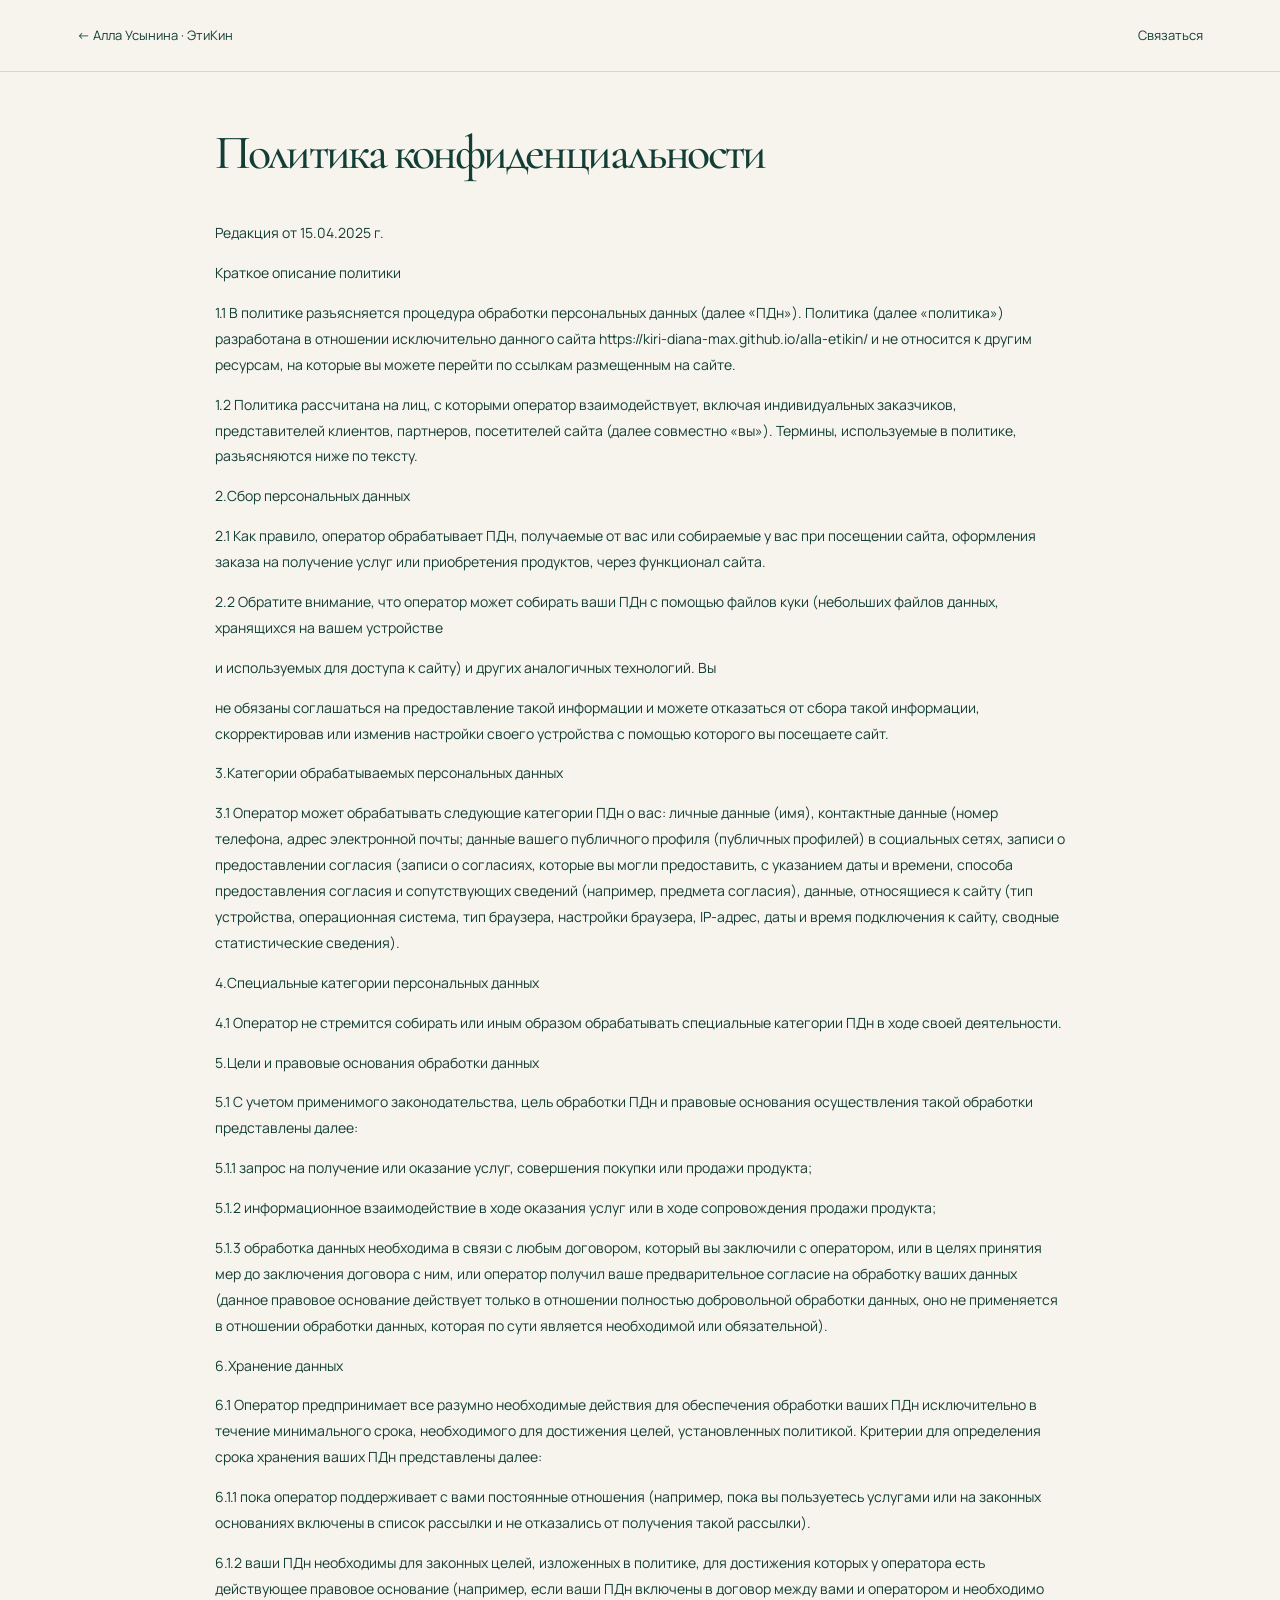
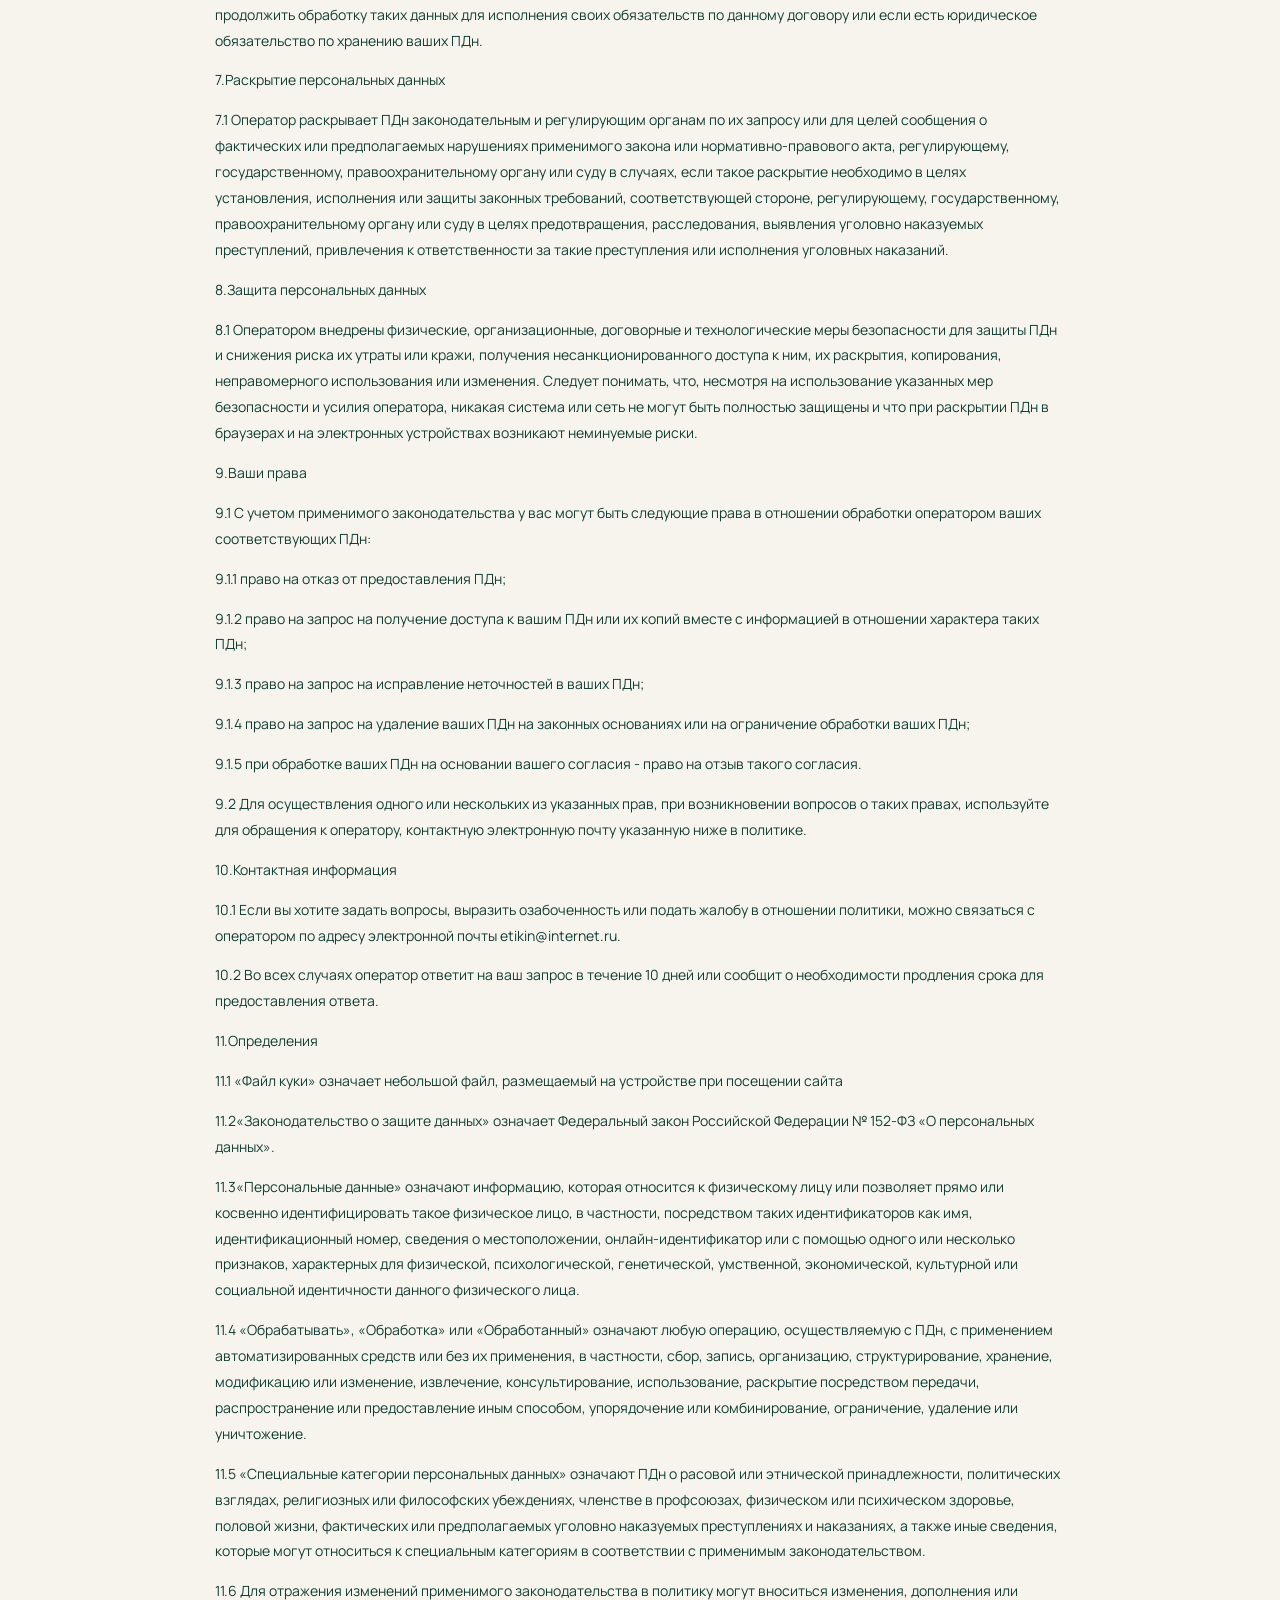
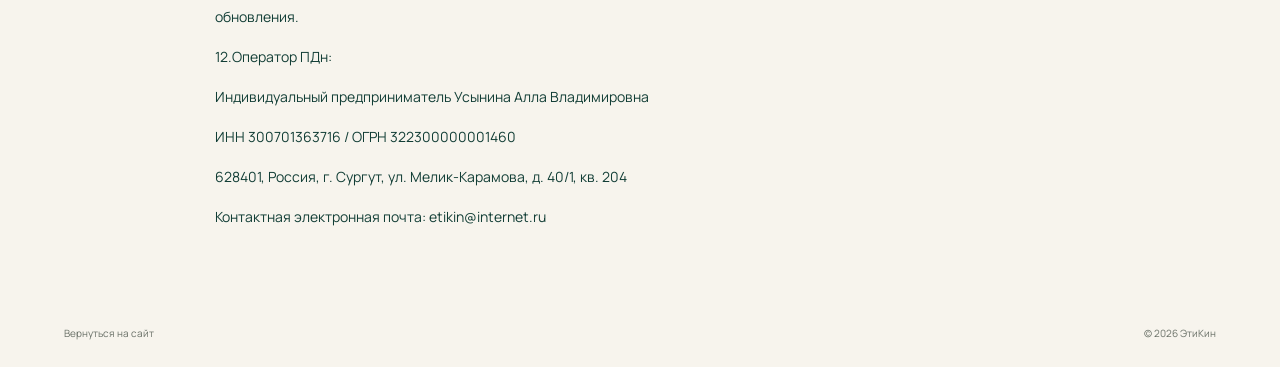
<file: privacy.html>
<!doctype html><html lang="ru"><head><meta charset="utf-8"><meta name="viewport" content="width=device-width,initial-scale=1"><title>Политика конфиденциальности · Алла Усынина</title><link rel="stylesheet" href="style.css?v=6"><link rel="canonical" href="https://kiri-diana-max.github.io/alla-etikin/privacy.html"><meta name="robots" content="noindex,follow"></head><body><header class="document-header"><a href="index.html">← Алла Усынина · ЭтиКин</a><a href="index.html#contact">Связаться</a></header><main class="document"><h1>Политика конфиденциальности</h1><p>Редакция от 15.04.2025 г.</p><p>Краткое описание политики</p><p>1.1 В политике разъясняется процедура обработки персональных данных (далее «ПДн»). Политика (далее «политика») разработана в отношении исключительно данного сайта https://kiri-diana-max.github.io/alla-etikin/ и не относится к другим ресурсам, на которые вы можете перейти по ссылкам размещенным на сайте.</p><p>1.2 Политика рассчитана на лиц, с которыми оператор взаимодействует, включая индивидуальных заказчиков, представителей клиентов, партнеров, посетителей сайта (далее совместно «вы»). Термины, используемые в политике, разъясняются ниже по тексту.</p><p>2.Сбор персональных данных</p><p>2.1 Как правило, оператор обрабатывает ПДн, получаемые от вас или собираемые у вас при посещении сайта, оформления заказа на получение услуг или приобретения продуктов, через функционал сайта.</p><p>2.2 Обратите внимание, что оператор может собирать ваши ПДн с помощью файлов куки (небольших файлов данных, хранящихся на вашем устройстве</p><p>и используемых для доступа к сайту) и других аналогичных технологий. Вы</p><p>не обязаны соглашаться на предоставление такой информации и можете отказаться от сбора такой информации, скорректировав или изменив настройки своего устройства с помощью которого вы посещаете сайт.</p><p>3.Категории обрабатываемых персональных данных</p><p>3.1 Оператор может обрабатывать следующие категории ПДн о вас: личные данные (имя), контактные данные (номер телефона, адрес электронной почты; данные вашего публичного профиля (публичных профилей) в социальных сетях, записи о предоставлении согласия (записи о согласиях, которые вы могли предоставить, с указанием даты и времени, способа предоставления согласия и сопутствующих сведений (например, предмета согласия), данные, относящиеся к сайту (тип устройства, операционная система, тип браузера, настройки браузера, IP-адрес, даты и время подключения к сайту, сводные статистические сведения).</p><p>4.Специальные категории персональных данных</p><p>4.1 Оператор не стремится собирать или иным образом обрабатывать специальные категории ПДн в ходе своей деятельности.</p><p>5.Цели и правовые основания обработки данных</p><p>5.1 С учетом применимого законодательства, цель обработки ПДн и правовые основания осуществления такой обработки представлены далее:</p><p>5.1.1 запрос на получение или оказание услуг, совершения покупки или продажи продукта;</p><p>5.1.2 информационное взаимодействие в ходе оказания услуг или в ходе сопровождения продажи продукта;</p><p>5.1.3 обработка данных необходима в связи с любым договором, который вы заключили с оператором, или в целях принятия мер до заключения договора с ним, или оператор получил ваше предварительное согласие на обработку ваших данных (данное правовое основание действует только в отношении полностью добровольной обработки данных, оно не применяется в отношении обработки данных, которая по сути является необходимой или обязательной).</p><p>6.Хранение данных</p><p>6.1 Оператор предпринимает все разумно необходимые действия для обеспечения обработки ваших ПДн исключительно в течение минимального срока, необходимого для достижения целей, установленных политикой. Критерии для определения срока хранения ваших ПДн представлены далее:</p><p>6.1.1 пока оператор поддерживает с вами постоянные отношения (например, пока вы пользуетесь услугами или на законных основаниях включены в список рассылки и не отказались от получения такой рассылки).</p><p>6.1.2 ваши ПДн необходимы для законных целей, изложенных в политике, для достижения которых у оператора есть действующее правовое основание (например, если ваши ПДн включены в договор между вами и оператором и необходимо продолжить обработку таких данных для исполнения своих обязательств по данному договору или если есть юридическое обязательство по хранению ваших ПДн.</p><p>7.Раскрытие персональных данных</p><p>7.1 Оператор раскрывает ПДн законодательным и регулирующим органам по их запросу или для целей сообщения о фактических или предполагаемых нарушениях применимого закона или нормативно-правового акта, регулирующему, государственному, правоохранительному органу или суду в случаях, если такое раскрытие необходимо в целях установления, исполнения или защиты законных требований, соответствующей стороне, регулирующему, государственному, правоохранительному органу или суду в целях предотвращения, расследования, выявления уголовно наказуемых преступлений, привлечения к ответственности за такие преступления или исполнения уголовных наказаний.</p><p>8.Защита персональных данных</p><p>8.1 Оператором внедрены физические, организационные, договорные и технологические меры безопасности для защиты ПДн и снижения риска их утраты или кражи, получения несанкционированного доступа к ним, их раскрытия, копирования, неправомерного использования или изменения. Следует понимать, что, несмотря на использование указанных мер безопасности и усилия оператора, никакая система или сеть не могут быть полностью защищены и что при раскрытии ПДн в браузерах и на электронных устройствах возникают неминуемые риски.</p><p>9.Ваши права</p><p>9.1 С учетом применимого законодательства у вас могут быть следующие права в отношении обработки оператором ваших соответствующих ПДн:</p><p>9.1.1 право на отказ от предоставления ПДн;</p><p>9.1.2 право на запрос на получение доступа к вашим ПДн или их копий вместе с информацией в отношении характера таких ПДн;</p><p>9.1.3 право на запрос на исправление неточностей в ваших ПДн;</p><p>9.1.4 право на запрос на удаление ваших ПДн на законных основаниях или на ограничение обработки ваших ПДн;</p><p>9.1.5 при обработке ваших ПДн на основании вашего согласия - право на отзыв такого согласия.</p><p>9.2 Для осуществления одного или нескольких из указанных прав, при возникновении вопросов о таких правах, используйте для обращения к оператору, контактную электронную почту указанную ниже в политике.</p><p>10.Контактная информация</p><p>10.1 Если вы хотите задать вопросы, выразить озабоченность или подать жалобу в отношении политики, можно связаться с оператором по адресу электронной почты etikin@internet.ru.</p><p>10.2 Во всех случаях оператор ответит на ваш запрос в течение 10 дней или сообщит о необходимости продления срока для предоставления ответа.</p><p>11.Определения</p><p>11.1 «Файл куки» означает небольшой файл, размещаемый на устройстве при посещении сайта</p><p>11.2«Законодательство о защите данных» означает Федеральный закон Российской Федерации № 152-ФЗ «О персональных данных».</p><p>11.3«Персональные данные» означают информацию, которая относится к физическому лицу или позволяет прямо или косвенно идентифицировать такое физическое лицо, в частности, посредством таких идентификаторов как имя, идентификационный номер, сведения о местоположении, онлайн-идентификатор или с помощью одного или несколько признаков, характерных для физической, психологической, генетической, умственной, экономической, культурной или социальной идентичности данного физического лица.</p><p>11.4 «Обрабатывать», «Обработка» или «Обработанный» означают любую операцию, осуществляемую с ПДн, с применением автоматизированных средств или без их применения, в частности, сбор, запись, организацию, структурирование, хранение, модификацию или изменение, извлечение, консультирование, использование, раскрытие посредством передачи, распространение или предоставление иным способом, упорядочение или комбинирование, ограничение, удаление или уничтожение.</p><p>11.5 «Специальные категории персональных данных» означают ПДн о расовой или этнической принадлежности, политических взглядах, религиозных или философских убеждениях, членстве в профсоюзах, физическом или психическом здоровье, половой жизни, фактических или предполагаемых уголовно наказуемых преступлениях и наказаниях, а также иные сведения, которые могут относиться к специальным категориям в соответствии с применимым законодательством.</p><p>11.6 Для отражения изменений применимого законодательства в политику могут вноситься изменения, дополнения или обновления.</p><p>12.Оператор ПДн:</p><p>Индивидуальный предприниматель Усынина Алла Владимировна</p><p>ИНН 300701363716 / ОГРН 322300000001460</p><p>628401, Россия, г. Сургут, ул. Мелик-Карамова, д. 40/1, кв. 204</p><p>Контактная электронная почта: etikin@internet.ru</p></main><footer><a href="index.html">Вернуться на сайт</a><span>© 2026 ЭтиКин</span></footer></body></html>
</file>
<file: style.css>
@import url('https://fonts.googleapis.com/css2?family=Cormorant+Garamond:ital,wght@0,400;0,500;0,600;1,400;1,500&family=Manrope:wght@400;500;600&display=swap');
:root{--cream:#f7f4ed;--green:#123e36;--wine:#7c303e;--gold:#b0986d;--line:#dbd6c9;--text:#303c37}*{box-sizing:border-box}html{scroll-behavior:smooth;scroll-padding-top:24px}body{margin:0;background:var(--cream);color:var(--green);font-family:Manrope,Arial,sans-serif;font-size:15px;line-height:1.65}a{color:inherit;text-decoration:none}button{font:inherit;color:inherit;cursor:pointer}a,button{-webkit-tap-highlight-color:transparent}button:focus-visible,a:focus-visible{outline:3px solid var(--gold);outline-offset:6px}img{display:block;max-width:100%}h1,h2,h3,p{margin:0}h1,h2,h3,.brand,.footer-brand{font-family:'Cormorant Garamond',Georgia,serif;font-weight:500}em{font-weight:400}h2{font-size:62px;line-height:1.02;letter-spacing:-1.6px}h2 em{color:var(--wine)}.eyebrow{font-size:10px;letter-spacing:2px;font-weight:600}.header{max-width:1600px;margin:auto;padding:25px 5%;display:flex;align-items:center;justify-content:space-between;border-bottom:1px solid var(--line);gap:28px}.brand{display:flex;align-items:center;gap:14px;font-size:30px;line-height:1}.brand small{display:block;font:8px Manrope,Arial,sans-serif;letter-spacing:1.6px;margin-top:9px}.header nav{display:flex;gap:30px;font-size:12px}.header-cta{border-bottom:1px solid var(--wine);padding:9px 0;color:var(--wine);font-size:12px}.header-cta span{margin-left:25px}.hero{max-width:1600px;margin:auto;display:grid;grid-template-columns:53% 47%;min-height:660px}.hero-copy{padding:72px 0 50px 9.4%;position:relative;z-index:1}h1{font-size:clamp(58px,5.5vw,88px);line-height:.97;letter-spacing:-2.6px;margin:35px 0 26px}h1 em{color:var(--wine)}.lead{max-width:390px;font-size:15px;color:var(--text);line-height:1.8}.actions{display:flex;align-items:center;gap:25px;margin-top:32px;flex-wrap:wrap}.button{background:var(--wine);border:1px solid var(--wine);color:white;padding:16px 22px;display:inline-flex;gap:28px;align-items:center;font-size:12px;transition:background .2s}.button:hover{background:#622330}.text-link{font-size:12px;border:0;border-bottom:1px solid currentColor;background:transparent;padding:6px 0;color:var(--wine)}.hero-note{font-size:10px;color:#6c7167;margin-top:24px}.portrait{position:relative;overflow:hidden;background:#e5ded1}.portrait>img{width:100%;height:100%;position:absolute;object-fit:cover;object-position:57% center}.portrait-caption{position:absolute;bottom:26px;right:26px;background:var(--cream);padding:16px 21px;box-shadow:0 2px 20px #00000008}.portrait-caption span{font-size:10px;letter-spacing:2px;display:block}.portrait-caption small{font-size:9px;color:#616a62}.vertical-note{position:absolute;top:28px;right:22px;writing-mode:vertical-rl;font-size:9px;letter-spacing:2px}.topics{border-top:1px solid var(--line);border-bottom:1px solid var(--line);padding:24px 5%;display:flex;justify-content:space-around;align-items:center;gap:20px;font-family:'Cormorant Garamond',Georgia,serif;font-size:26px}.topics i{font-size:20px;color:var(--gold)}.section{max-width:1440px;margin:auto;padding:85px 5%}.about{display:grid;grid-template-columns:30% 70%;gap:10px}.about>.eyebrow{padding-top:14px}.large{font-family:'Cormorant Garamond',Georgia,serif;font-size:29px;line-height:1.3;max-width:690px;margin-top:25px}.about-bottom{display:flex;align-items:end;justify-content:space-between;gap:45px;margin-top:26px}.about-bottom p{max-width:440px;font-size:13px;color:var(--text)}.about-bottom a{flex-shrink:0}.formats{border-top:1px solid var(--line)}.section-top{display:flex;justify-content:space-between;align-items:start;margin-bottom:38px}.section-top h2{width:70%}.format-grid{display:grid;grid-template-columns:43% 1fr;gap:6%}.game-photo{position:relative;min-height:380px}.game-photo img{width:100%;height:100%;object-fit:cover;position:absolute;object-position:55%}.game-photo>span{position:absolute;bottom:20px;left:25px;color:white;font-family:'Cormorant Garamond',Georgia,serif;font-style:italic;font-size:25px;text-shadow:0 1px 5px #000}.format-list>a{display:flex;gap:22px;padding:24px 0;border-bottom:1px solid var(--line)}.format-list>a:first-child{padding-top:0}.number{color:var(--gold);font-size:10px;padding-top:8px}.format-list h3{font-size:30px;line-height:1.15;margin-bottom:9px}.format-list p{font-size:12px;color:var(--text);max-width:340px}.arrow{margin-left:auto;color:var(--wine)}.format-list>a:hover h3{color:var(--wine)}.contact{background:var(--green);color:var(--cream);padding:72px max(5%,calc((100vw - 1296px)/2));display:grid;grid-template-columns:1fr 1fr;gap:60px}.contact h2{margin:25px 0}.contact h2 em{color:#dbc7a5}.contact p:not(.eyebrow){font-size:13px;color:#d2d9cf}.contact-links{align-self:center}.contact-links>a:not(.save),.contact-links>button{background:transparent;color:var(--cream);width:100%;border:0;border-bottom:1px solid #ffffff38;display:flex;align-items:center;justify-content:space-between;text-align:left;padding:23px 0;font-size:27px}.contact-links small{display:block;font-size:9px;letter-spacing:1.8px;margin-bottom:10px;color:#d1c4a9}.contact-links b{font-size:22px;font-weight:400}.save{display:inline-block;margin-top:25px;font-size:12px;color:#d1c4a9}footer{padding:26px 5%;display:flex;align-items:center;justify-content:space-between;gap:20px;font-size:10px;color:#697067}.footer-brand{font-size:26px;color:var(--green)}dialog{border:1px solid var(--line);background:var(--cream);color:var(--green);padding:45px;max-width:480px;width:calc(100% - 32px)}dialog::backdrop{background:#082b25aa;backdrop-filter:blur(4px)}dialog h2{font-size:44px;margin:20px 0}dialog p{font-size:13px}.close{position:absolute;right:14px;top:8px;border:0;background:transparent;font-size:28px}.phone{font-size:25px!important;margin:25px 0}dialog .text-link{display:table;margin-top:15px}.status{min-height:24px;margin-top:12px}.skip{position:absolute;top:-80px;background:white;padding:10px;z-index:10}.skip:focus{top:0}@media(min-width:1600px){.hero{min-height:720px}}@media(max-width:1050px){.header nav{display:none}.hero{min-height:600px}h1{font-size:64px}.hero-copy{padding-top:55px}.actions{gap:15px}.about-bottom{display:block}.about-bottom a{display:inline-block;margin-top:20px}.topics{font-size:22px}.contact-links>a:not(.save),.contact-links>button{font-size:22px}}@media(max-width:700px){.header{padding:20px 6%;gap:15px}.brand{font-size:25px;gap:9px}.brand img{width:32px}.brand small{font-size:6px;letter-spacing:1.1px}.header-cta{font-size:10px}.header-cta span{display:none}.hero{display:flex;flex-direction:column}.hero-copy{padding:42px 6% 36px}.eyebrow{font-size:8px;letter-spacing:1.5px}h1{font-size:clamp(48px,10vw,70px);letter-spacing:-1.6px;margin:28px 0 22px}.lead{font-size:13px;max-width:340px}.actions{gap:20px;margin-top:25px}.button{padding:15px 18px;font-size:11px}.text-link{font-size:11px}.hero-note{font-size:9px}.portrait{height:460px}.portrait>img{object-position:55% center}.portrait-caption{bottom:18px;right:18px}.topics{padding:22px 6%;gap:10px;flex-wrap:wrap;justify-content:center;font-size:19px}.topics span:last-child{width:100%;text-align:center}.topics i:nth-of-type(2){display:none}.section{padding:50px 6%}.about{display:block}.about>.eyebrow{padding:0;margin-bottom:25px}h2{font-size:48px}.large{font-size:25px}.about-bottom p{font-size:12px}.section-top{display:block;margin-bottom:28px}.section-top h2{width:auto;margin-top:25px}.format-grid{display:flex;flex-direction:column;gap:30px}.game-photo{min-height:330px}.format-list h3{font-size:28px}.format-list>a{gap:15px}.format-list p{font-size:12px}.contact{padding:50px 6%;grid-template-columns:1fr;gap:20px}.contact h2{font-size:58px}.contact-links>a:not(.save),.contact-links>button{font-size:25px}footer{padding:25px 6%;flex-wrap:wrap}footer span{order:3;width:100%}.footer-brand{font-size:25px}dialog{padding:35px 25px}}@media(prefers-reduced-motion:reduce){html{scroll-behavior:auto}*{transition:none!important}}

/* The supplied logo is displayed in full, without a clipping frame. */
.header{padding-top:6px;padding-bottom:6px}.brand{gap:4px}.brand .brand-logo{width:240px;height:auto;max-width:none;position:static;flex-shrink:0}.brand small{letter-spacing:1.3px}
.messenger-buttons{display:flex;gap:12px;flex-wrap:wrap;margin-top:28px}.messenger-button{display:inline-flex;align-items:center;gap:12px;background:var(--wine);border:1px solid var(--wine);color:white;font-size:14px;padding:13px 18px;min-height:58px}.messenger-button img{width:30px;height:30px;border-radius:7px;flex-shrink:0}.messenger-button>span{margin-left:14px}.messenger-button:hover{background:#622330}.contact .contact-intro{font-size:16px}.contact .messenger-button{background:var(--cream);color:var(--green);border-color:var(--cream)}.contact .messenger-button:hover{background:#e9e3d8}.channel-placeholder{margin-top:32px;padding-top:25px;border-top:1px solid #ffffff38;display:grid;grid-template-columns:1fr auto;gap:12px;align-items:center}.channel-placeholder button{background:transparent;border:1px solid #c9d4c8;color:#c9d4c8;padding:10px 16px;font-size:12px;cursor:default}.channel-placeholder small{grid-column:1/-1;font-size:10px;color:#c9d4c8}.message-draft{margin:22px 0;padding:18px;border-left:2px solid var(--gold);background:#ece8df;font-size:15px;user-select:text}.max-open{margin-top:12px}.book-section{border-top:1px solid var(--line);display:grid;grid-template-columns:1fr 1.2fr;gap:70px}.book-section h2{margin-top:25px}.book-meta,.quote-source{font-size:11px;color:#697067;margin-top:20px}.book-section blockquote{font-family:'Cormorant Garamond',Georgia,serif;font-size:40px;line-height:1.15;margin:0}.book-section .quote-source{margin:15px 0 25px}.book-section p:not(.eyebrow):not(.quote-source):not(.book-meta){font-size:13px}.book-section .text-link{display:inline-block;margin-top:18px}.faq{padding-top:20px}.faq h2{margin:20px 0 30px}.faq details{border-bottom:1px solid var(--line);padding:18px 0}.faq summary{cursor:pointer;font-size:16px}.faq details p{font-size:13px;max-width:800px;margin-top:15px}.site-footer{display:block;padding:45px 5% 25px}.footer-main{display:grid;grid-template-columns:1.3fr 1fr 1.2fr;gap:45px}.footer-main p{font-size:11px;margin-top:12px}.footer-main nav{display:flex;flex-direction:column;gap:12px;font-size:11px}.footer-main nav a:hover{text-decoration:underline}.footer-legal{display:flex;justify-content:space-between;gap:24px;border-top:1px solid var(--line);margin-top:30px;padding-top:20px;font-size:10px}
@media(max-width:1050px){.brand .brand-logo{width:210px}.brand{font-size:27px}}@media(max-width:700px){.header{padding:4px 6% 15px;flex-wrap:wrap;gap:0}.brand{width:100%;justify-content:center;gap:0;font-size:22px}.brand .brand-logo{width:190px}.brand small{font-size:6px;letter-spacing:1px}.header-cta{margin:0 auto}.messenger-buttons{gap:10px}.messenger-button{padding:12px 14px;font-size:13px}.messenger-button>span{margin-left:3px}.book-section{grid-template-columns:1fr;gap:30px}.book-section blockquote{font-size:32px}.footer-main{grid-template-columns:1fr;gap:25px}.footer-legal{flex-direction:column;gap:12px}.faq summary{font-size:14px}}@media(max-width:380px){.brand{flex-direction:column;padding-bottom:15px}.brand .brand-logo{width:240px}.brand small{text-align:center}}

.messenger-button img{border-radius:0;width:26px;height:26px}.contact .messenger-button{background:var(--wine);border-color:var(--wine);color:white}.contact .messenger-button:hover{background:#622330}
.about{grid-template-columns:30% 1fr;gap:35px}.about-aside>.eyebrow{margin-top:14px}.motion-card{position:relative;margin:25px 35px 0 0;max-width:210px;aspect-ratio:3/4;overflow:hidden;background:#d8d1c4}.motion-card video{width:100%;height:100%;object-fit:cover;display:block}.motion-card figcaption{position:absolute;left:14px;right:40px;bottom:16px;color:white;font-size:11px;line-height:1.5;text-shadow:0 1px 4px #000;z-index:1}.motion-card:after{content:'';position:absolute;inset:55% 0 0;background:linear-gradient(transparent,#0009);pointer-events:none}.motion-card button{position:absolute;right:10px;bottom:14px;z-index:2;background:#143b34dd;color:white;border:1px solid #ffffff88;width:32px;height:32px;font-size:12px;border-radius:50%}.catalog{border-top:1px solid var(--line)}.catalog-heading{display:grid;grid-template-columns:30% 1fr;gap:35px;margin-bottom:35px}.catalog-heading>.eyebrow{margin-top:14px}.catalog-list{margin-left:calc(30% + 35px)}.program{border-bottom:1px solid var(--line);scroll-margin-top:25px}.program summary{list-style:none;display:flex;align-items:center;justify-content:space-between;gap:22px;padding:25px 0;cursor:pointer}.program summary::-webkit-details-marker{display:none}.program strong{font-family:'Cormorant Garamond',Georgia,serif;font-size:34px;font-weight:500;line-height:1.15}.program small{display:block;font-size:12px;line-height:1.6;color:var(--text);margin-top:8px}.expand-mark{color:var(--wine);font-size:26px;font-weight:400}.program[open] .expand-mark{transform:rotate(45deg)}.program-body{padding:0 45px 28px 0;font-size:13px;max-width:760px}.program-meta{color:var(--wine);font-size:11px;letter-spacing:.4px;margin-bottom:18px}.program ul{padding-left:18px;margin:18px 0}.program li{padding-left:5px;margin:8px 0}.book-subtitle{font-size:15px;max-width:330px;margin-top:22px}.document-header{display:flex;justify-content:space-between;gap:25px;padding:25px 6%;border-bottom:1px solid var(--line);font-size:13px}.document{max-width:900px;padding:55px 25px;margin:auto;overflow-wrap:anywhere}.document h1{font-size:48px;line-height:1.1;margin:0 0 40px}.document p{margin:14px 0;font-size:14px;line-height:1.85}
@media(max-width:700px){.about{display:flex;flex-direction:column;gap:30px}.about-aside{display:flex;align-items:center;gap:25px;justify-content:space-between}.about-aside>.eyebrow{max-width:130px}.motion-card{width:130px;flex-shrink:0;margin:0;aspect-ratio:3/4}.motion-card figcaption{display:none}.catalog-heading{display:block;margin-bottom:20px}.catalog-heading h2{margin-top:25px}.catalog-list{margin-left:0}.program strong{font-size:29px}.program-body{padding-right:0}.document h1{font-size:34px;letter-spacing:-.8px}.document p{font-size:13px}}

/* Phone touch targets and predictable messenger layout. */
@media(max-width:700px){
 .messenger-buttons{display:grid;grid-template-columns:repeat(2,minmax(0,1fr));width:100%;max-width:390px;gap:12px}
 .messenger-button{justify-content:center;min-width:0;min-height:56px;padding:12px 10px;gap:9px}
 .messenger-button>span{margin-left:0}
 .motion-card button{width:44px;height:44px;right:8px;bottom:10px;font-size:15px}
 dialog{max-height:calc(100dvh - 32px);overflow-y:auto;overscroll-behavior:contain}
 dialog .close{width:44px;height:44px;right:6px;top:6px;display:grid;place-items:center}
 dialog .button{width:100%;justify-content:center;min-height:48px}
 .header-cta{min-height:44px;display:flex;align-items:center}
}
@media(max-width:359px){.messenger-buttons{grid-template-columns:1fr}.messenger-button{justify-content:flex-start;padding:12px 20px}.messenger-button>span{margin-left:auto}}
</file>
